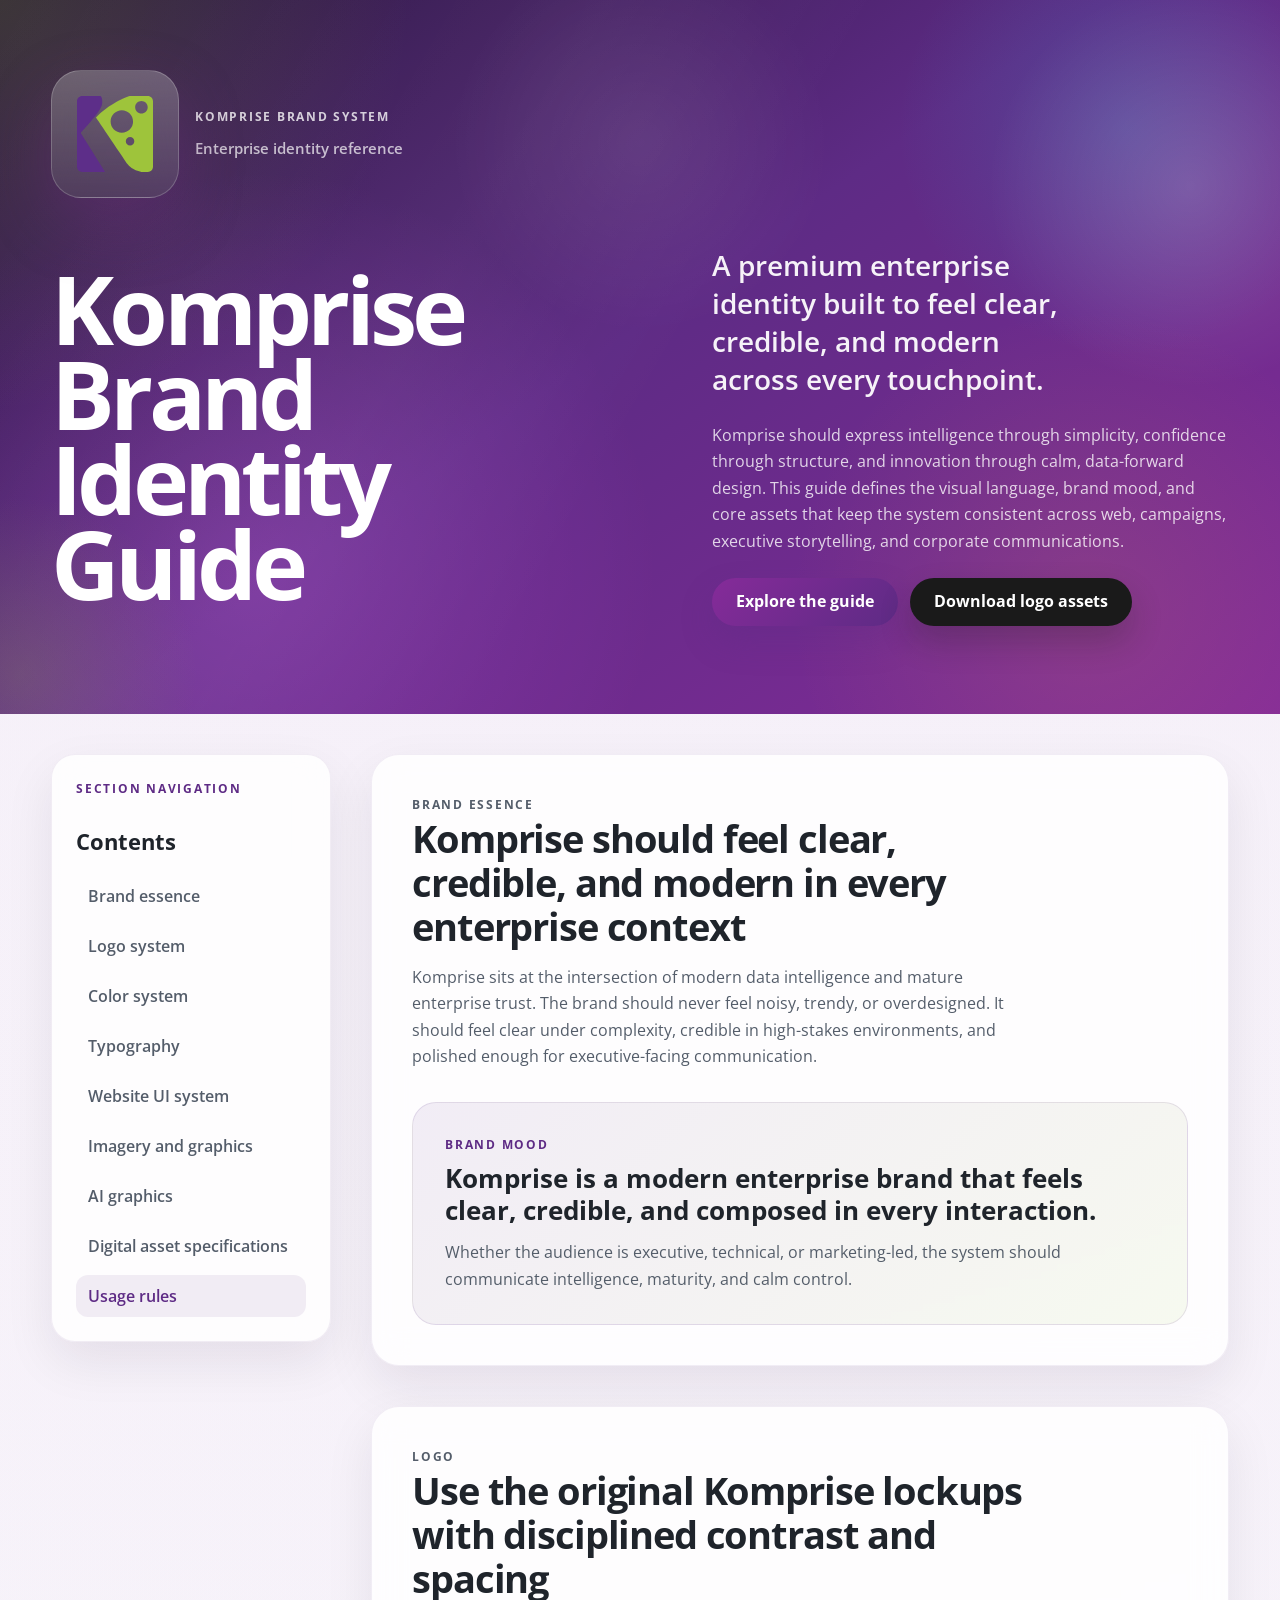
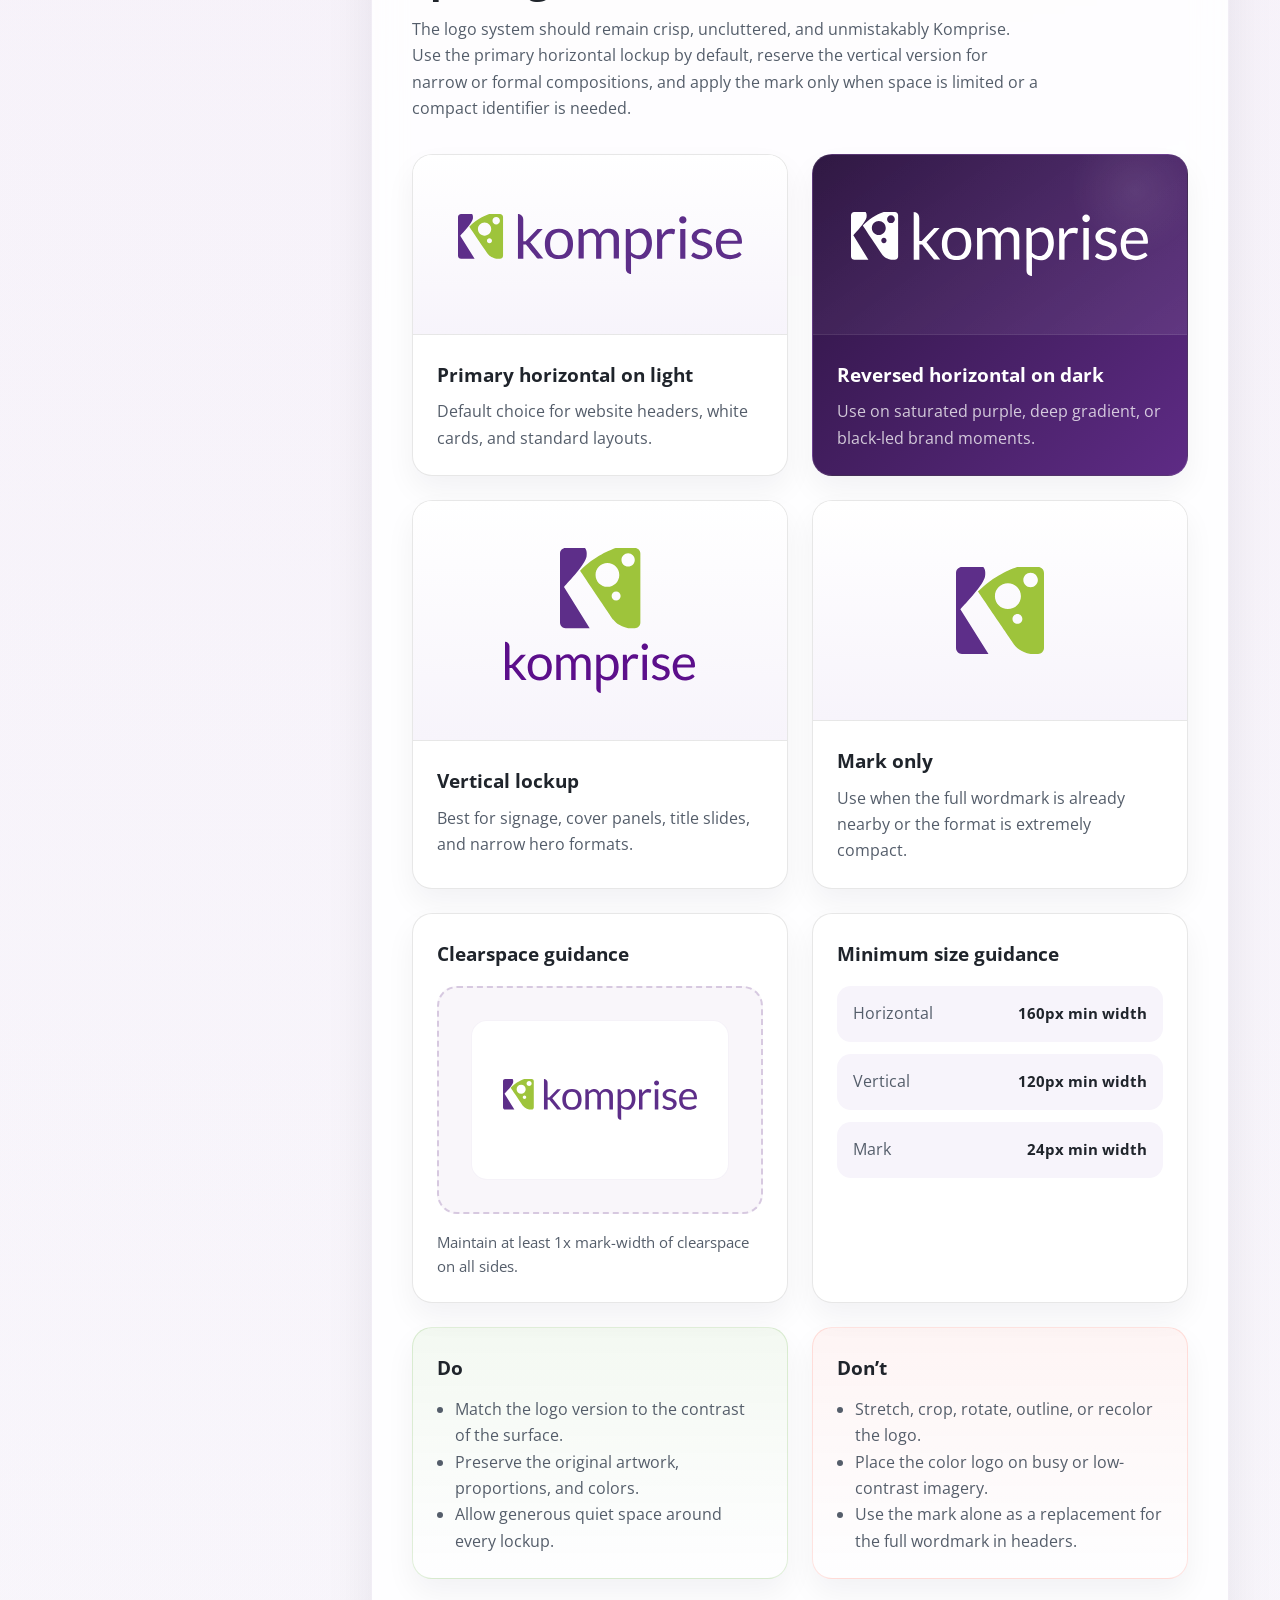
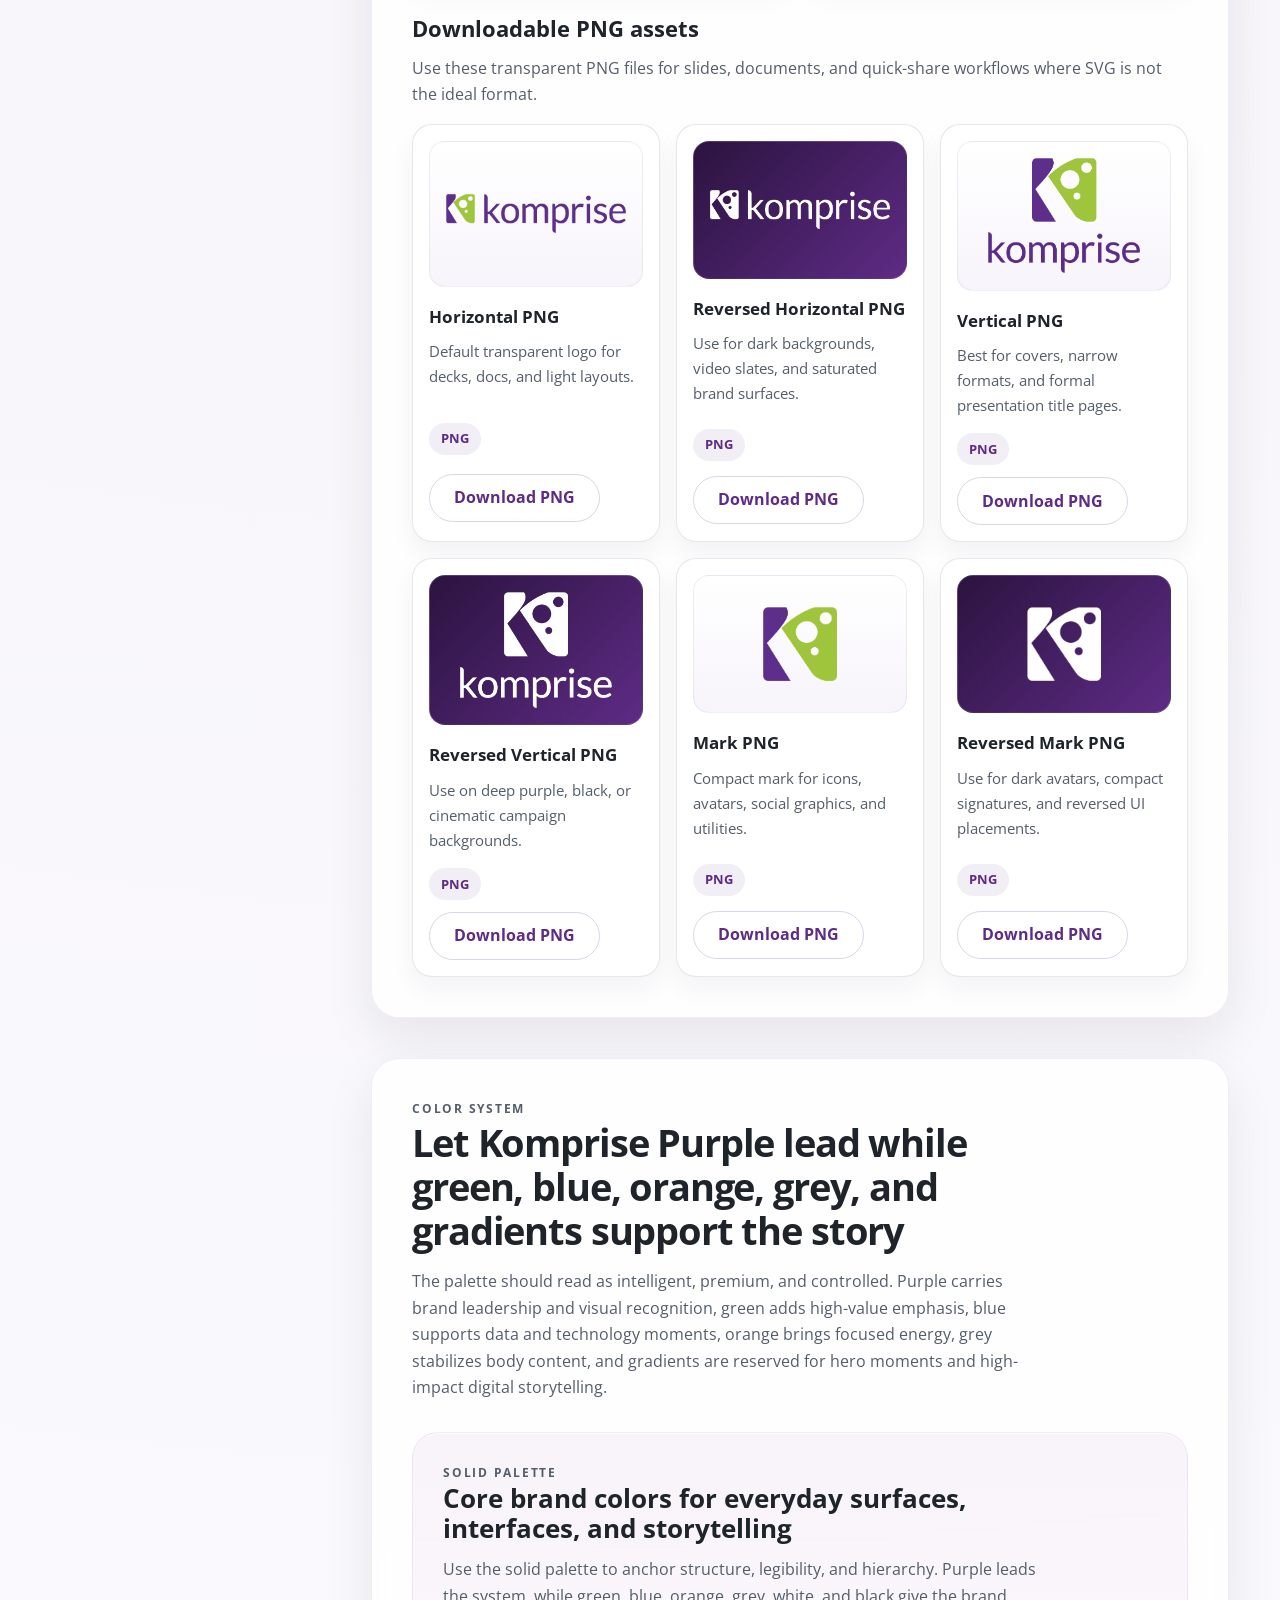
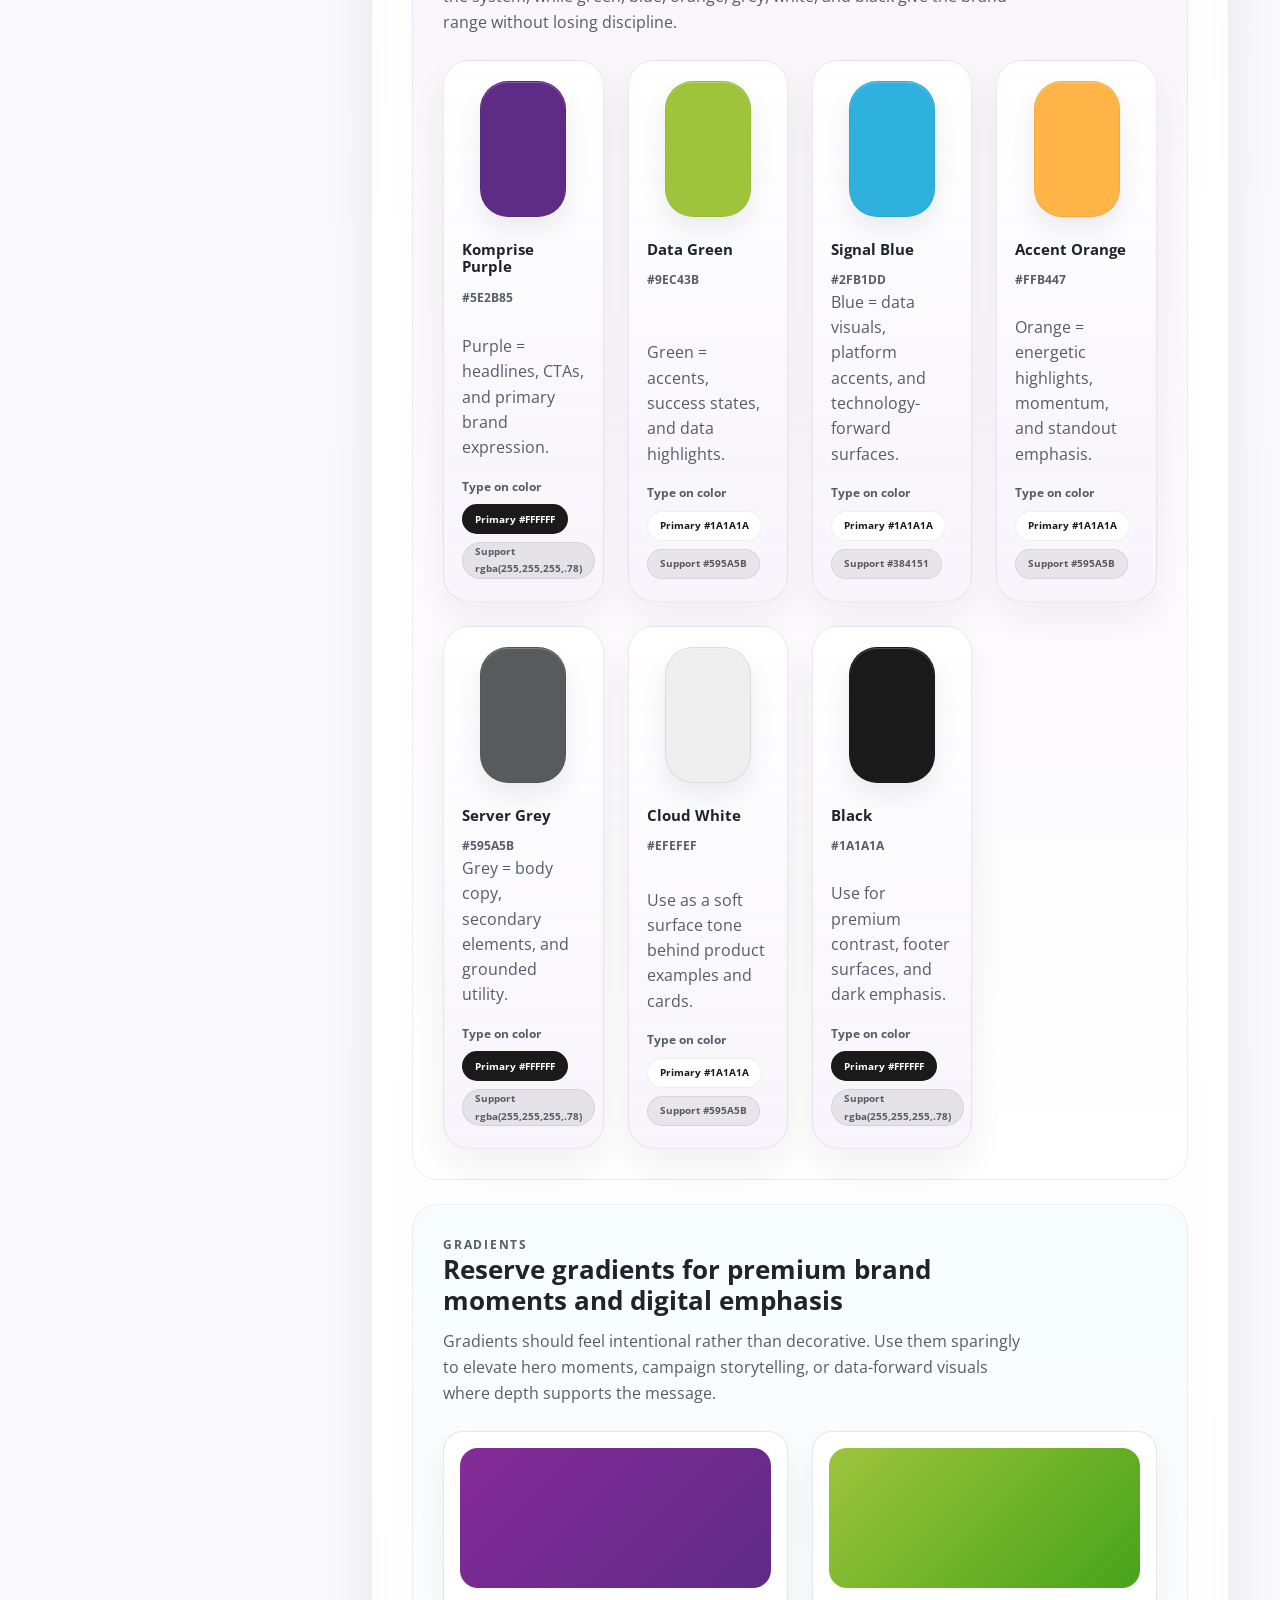
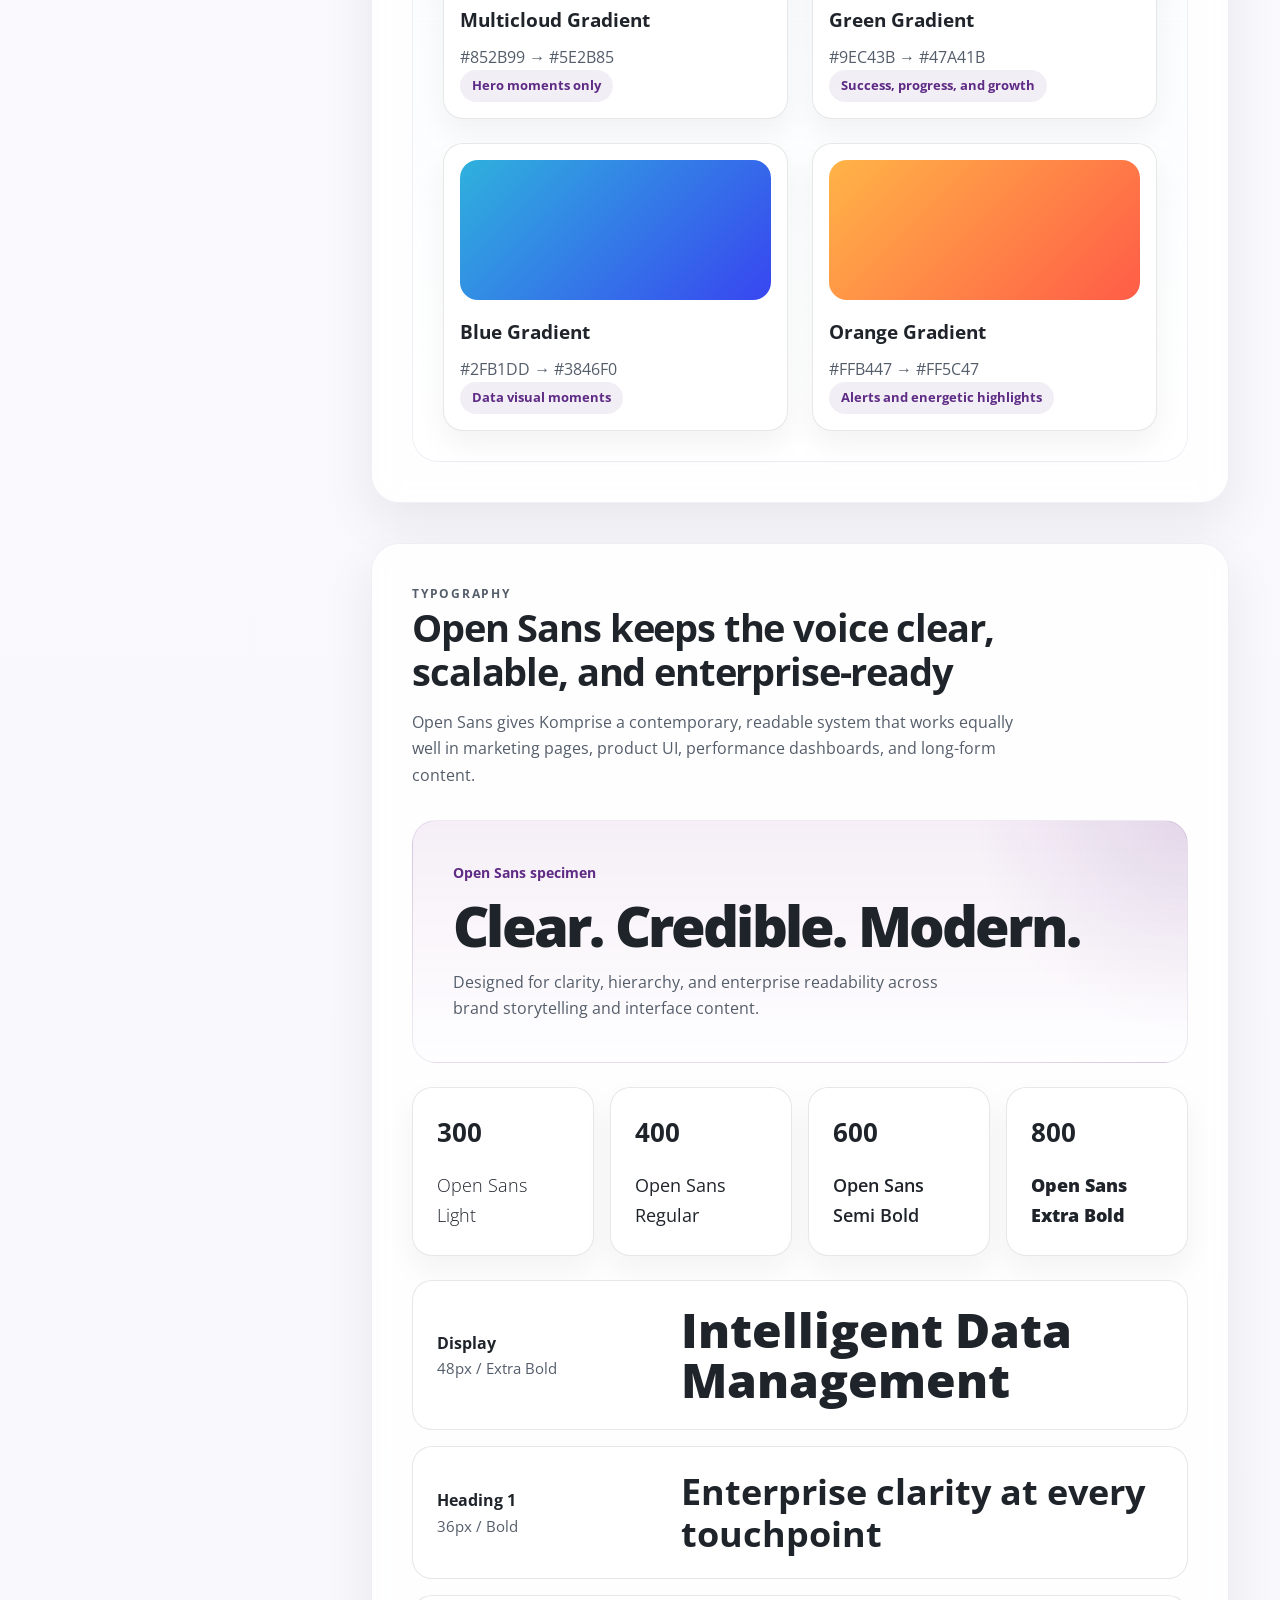
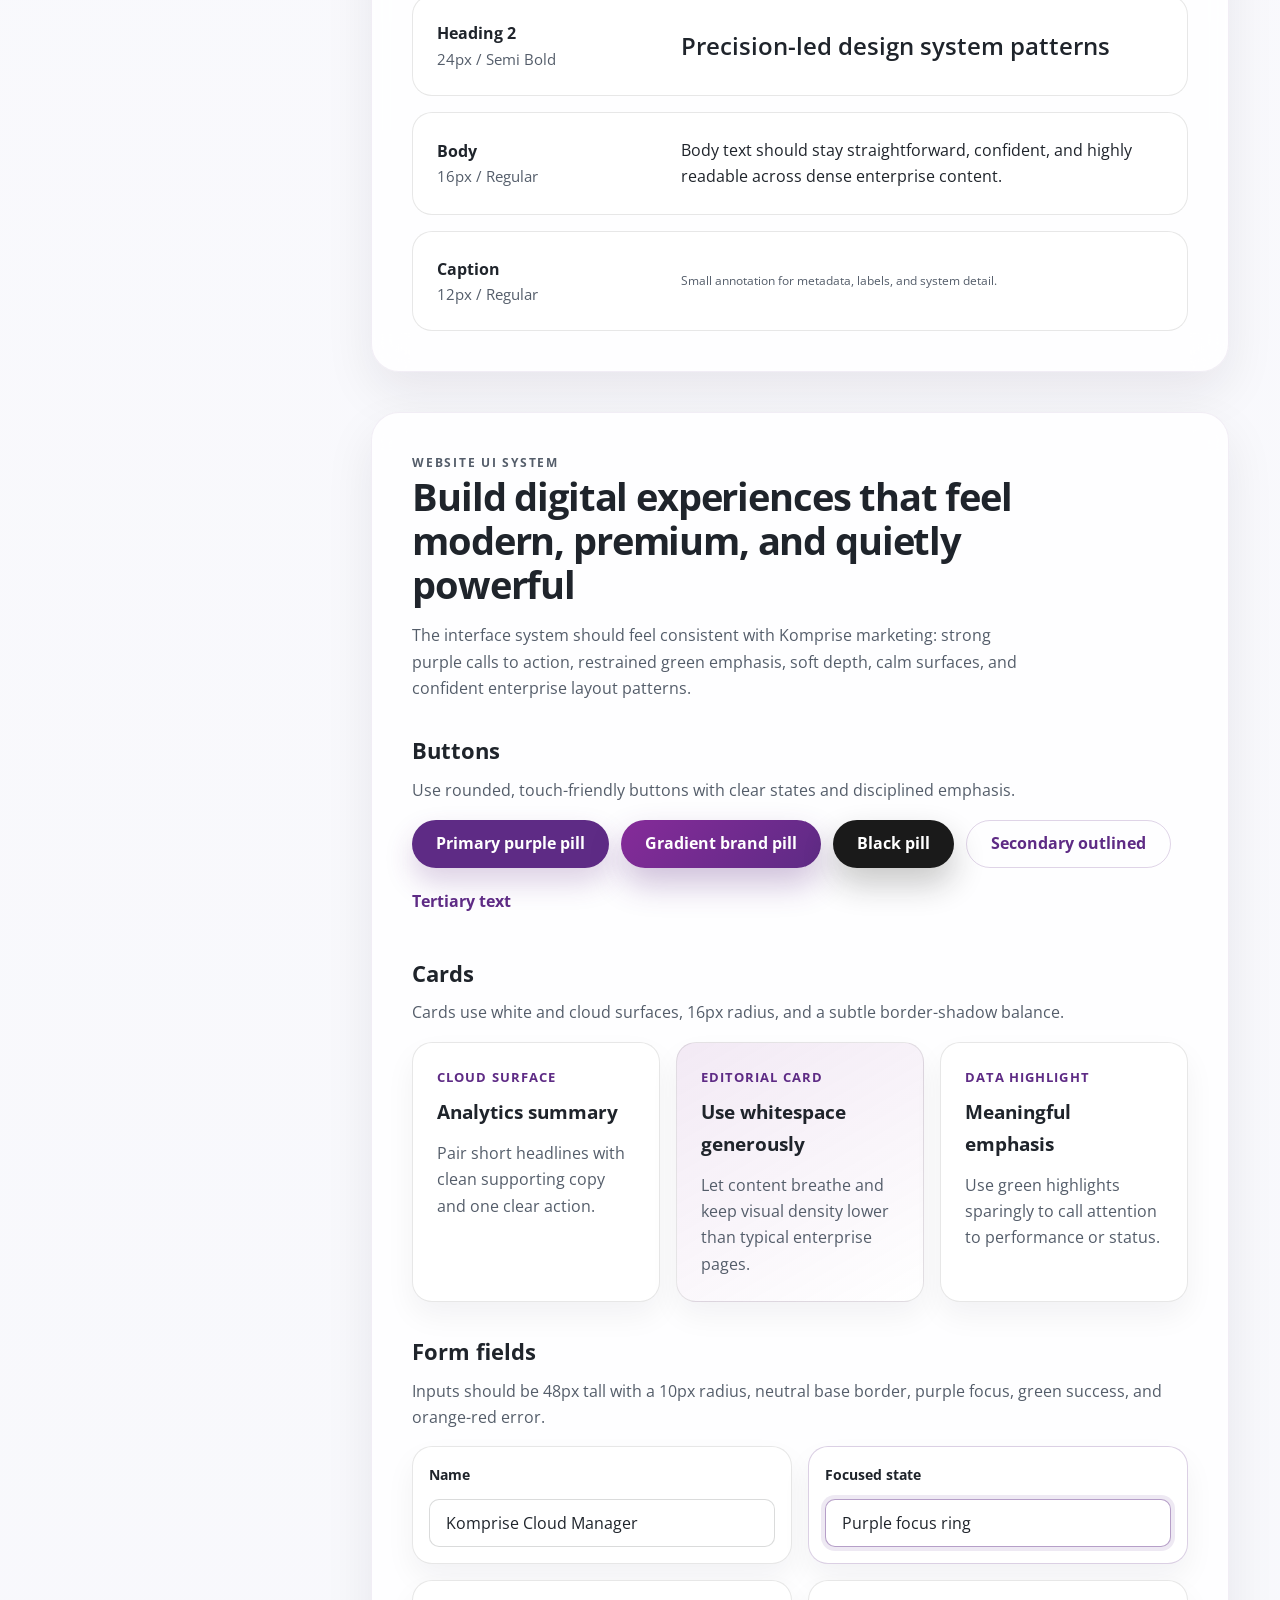
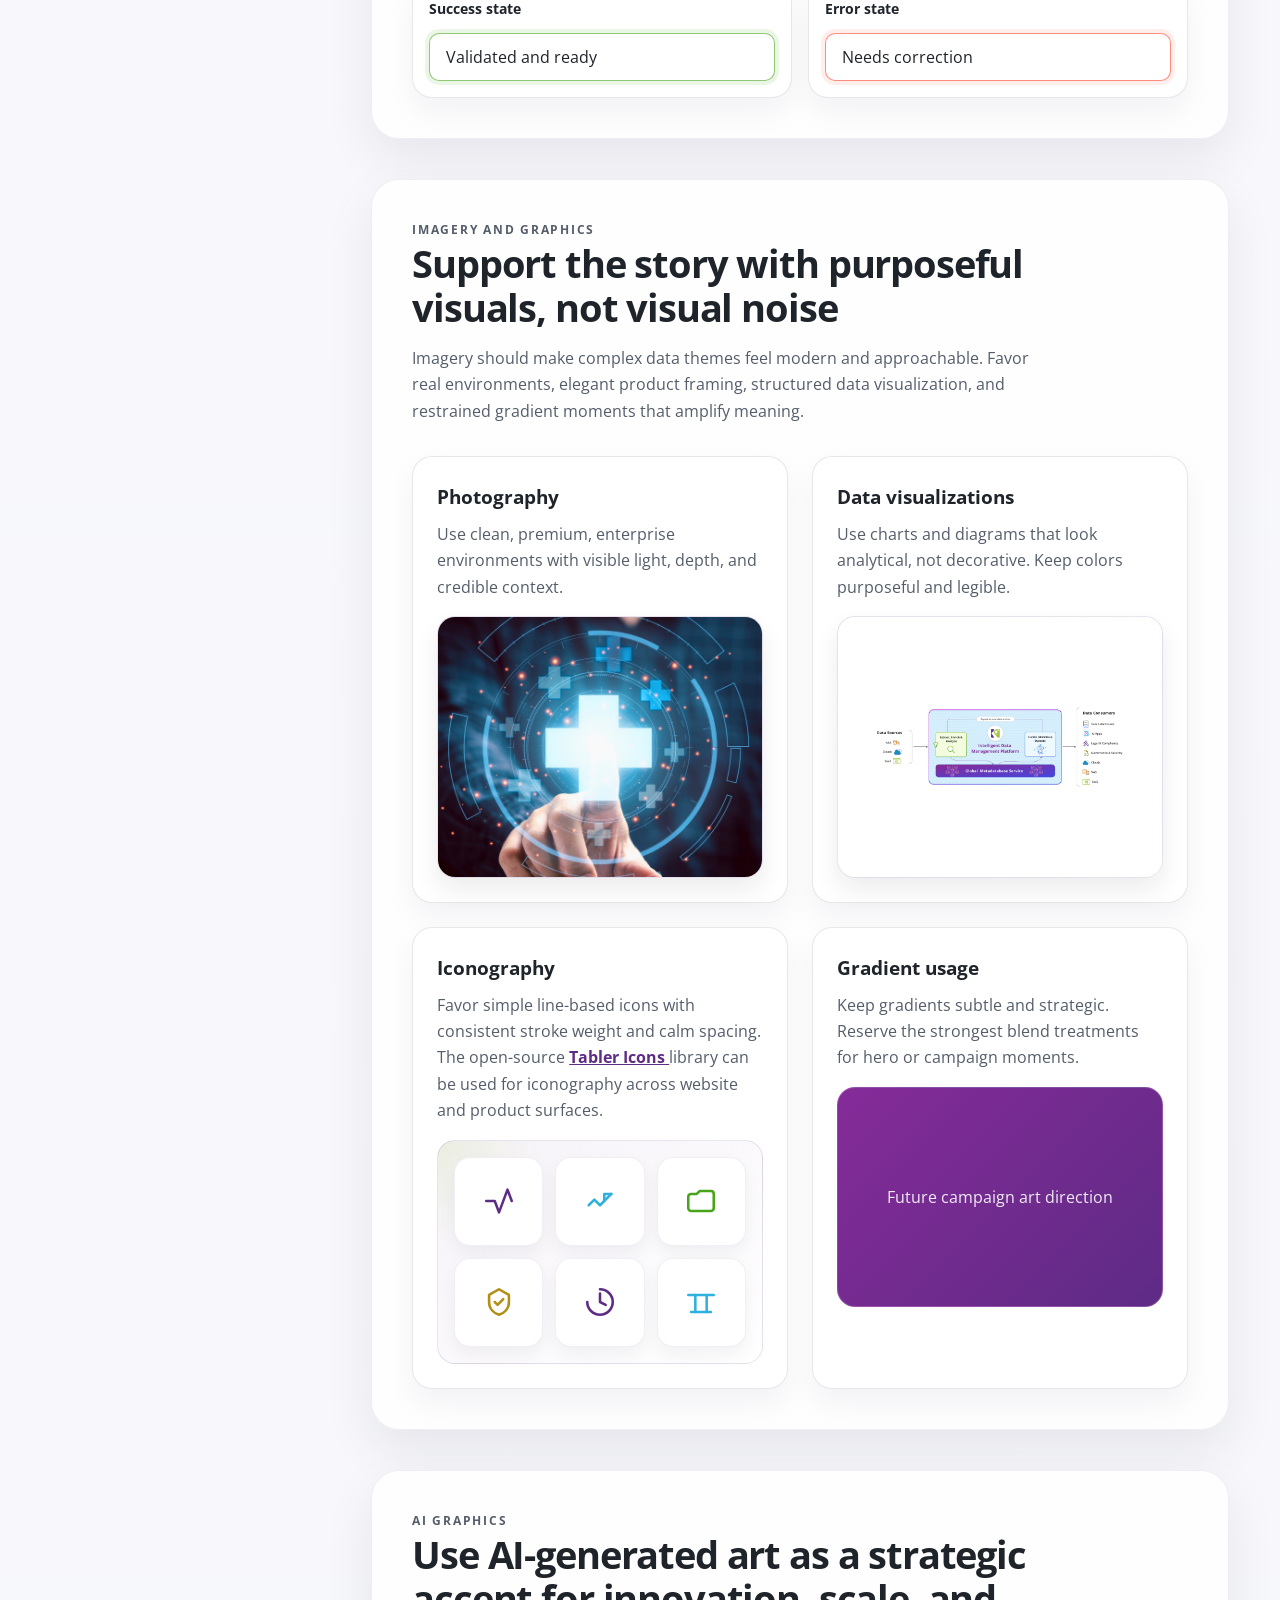
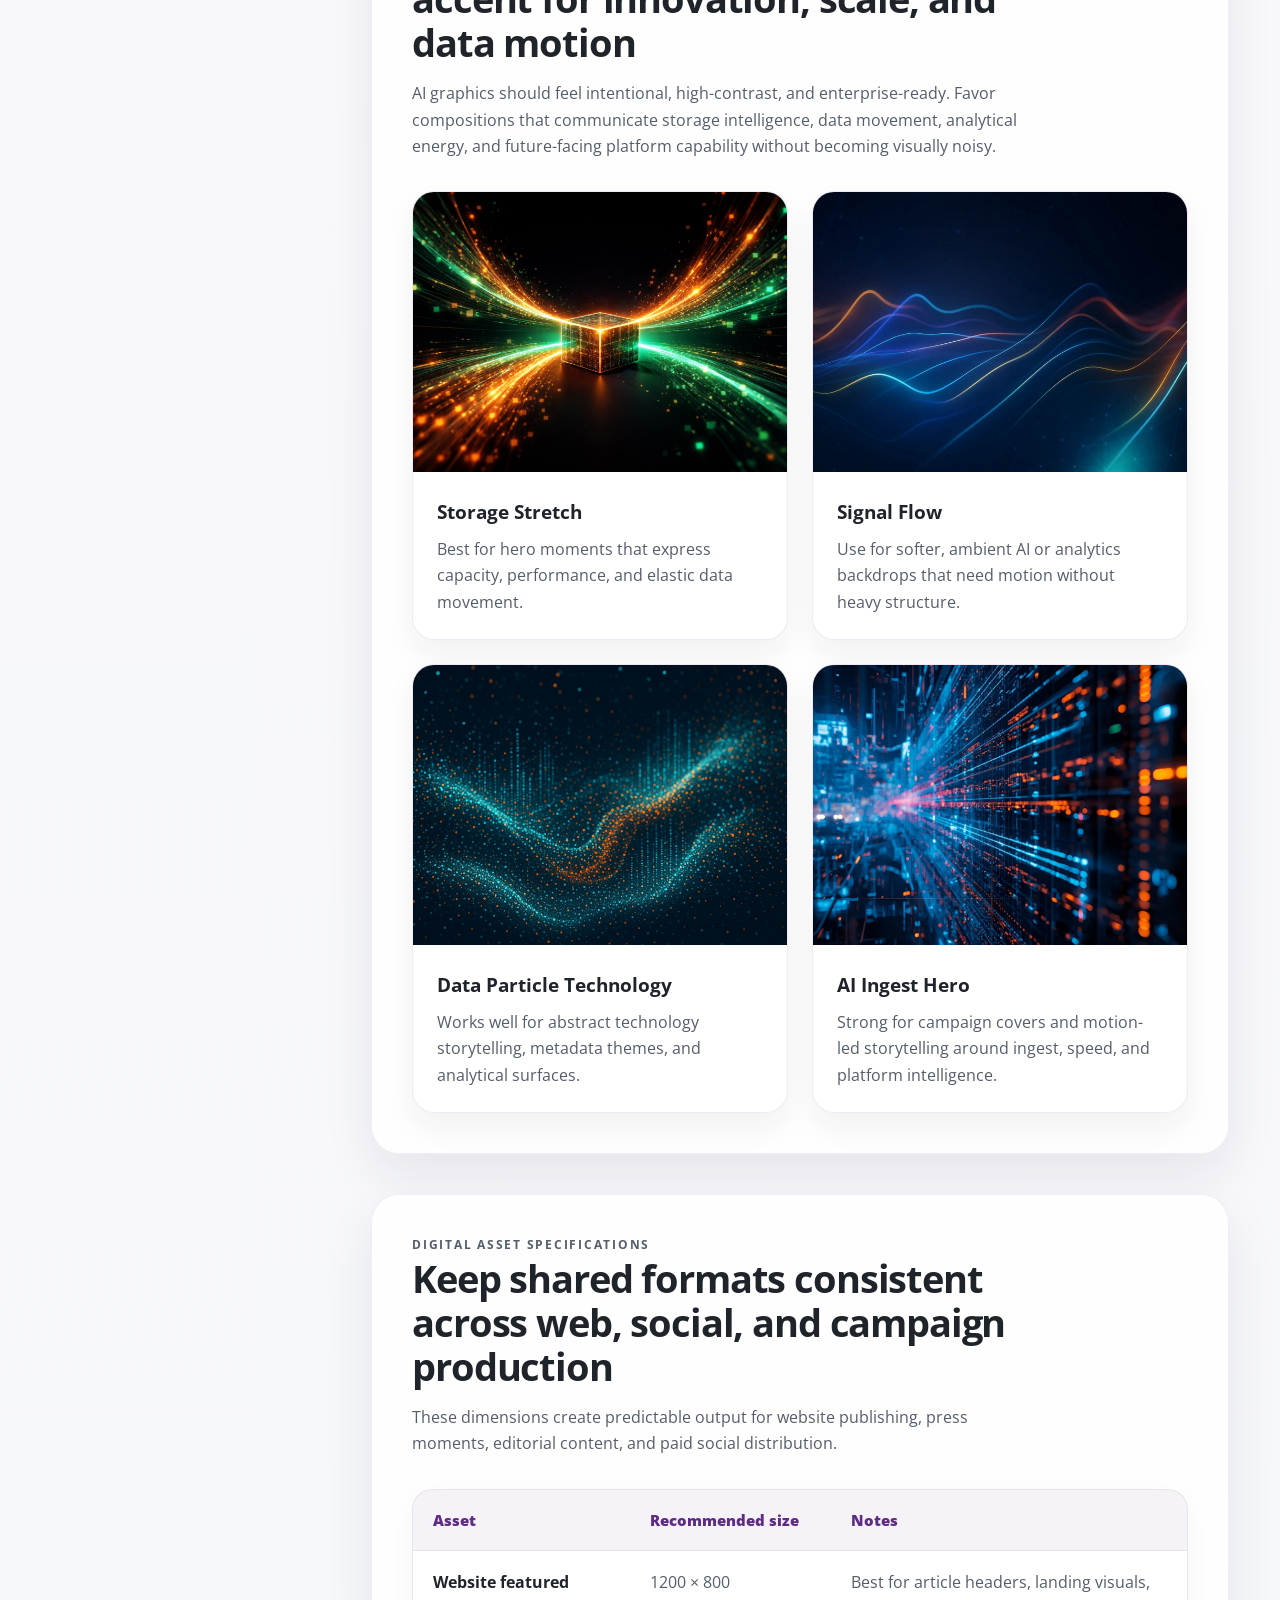
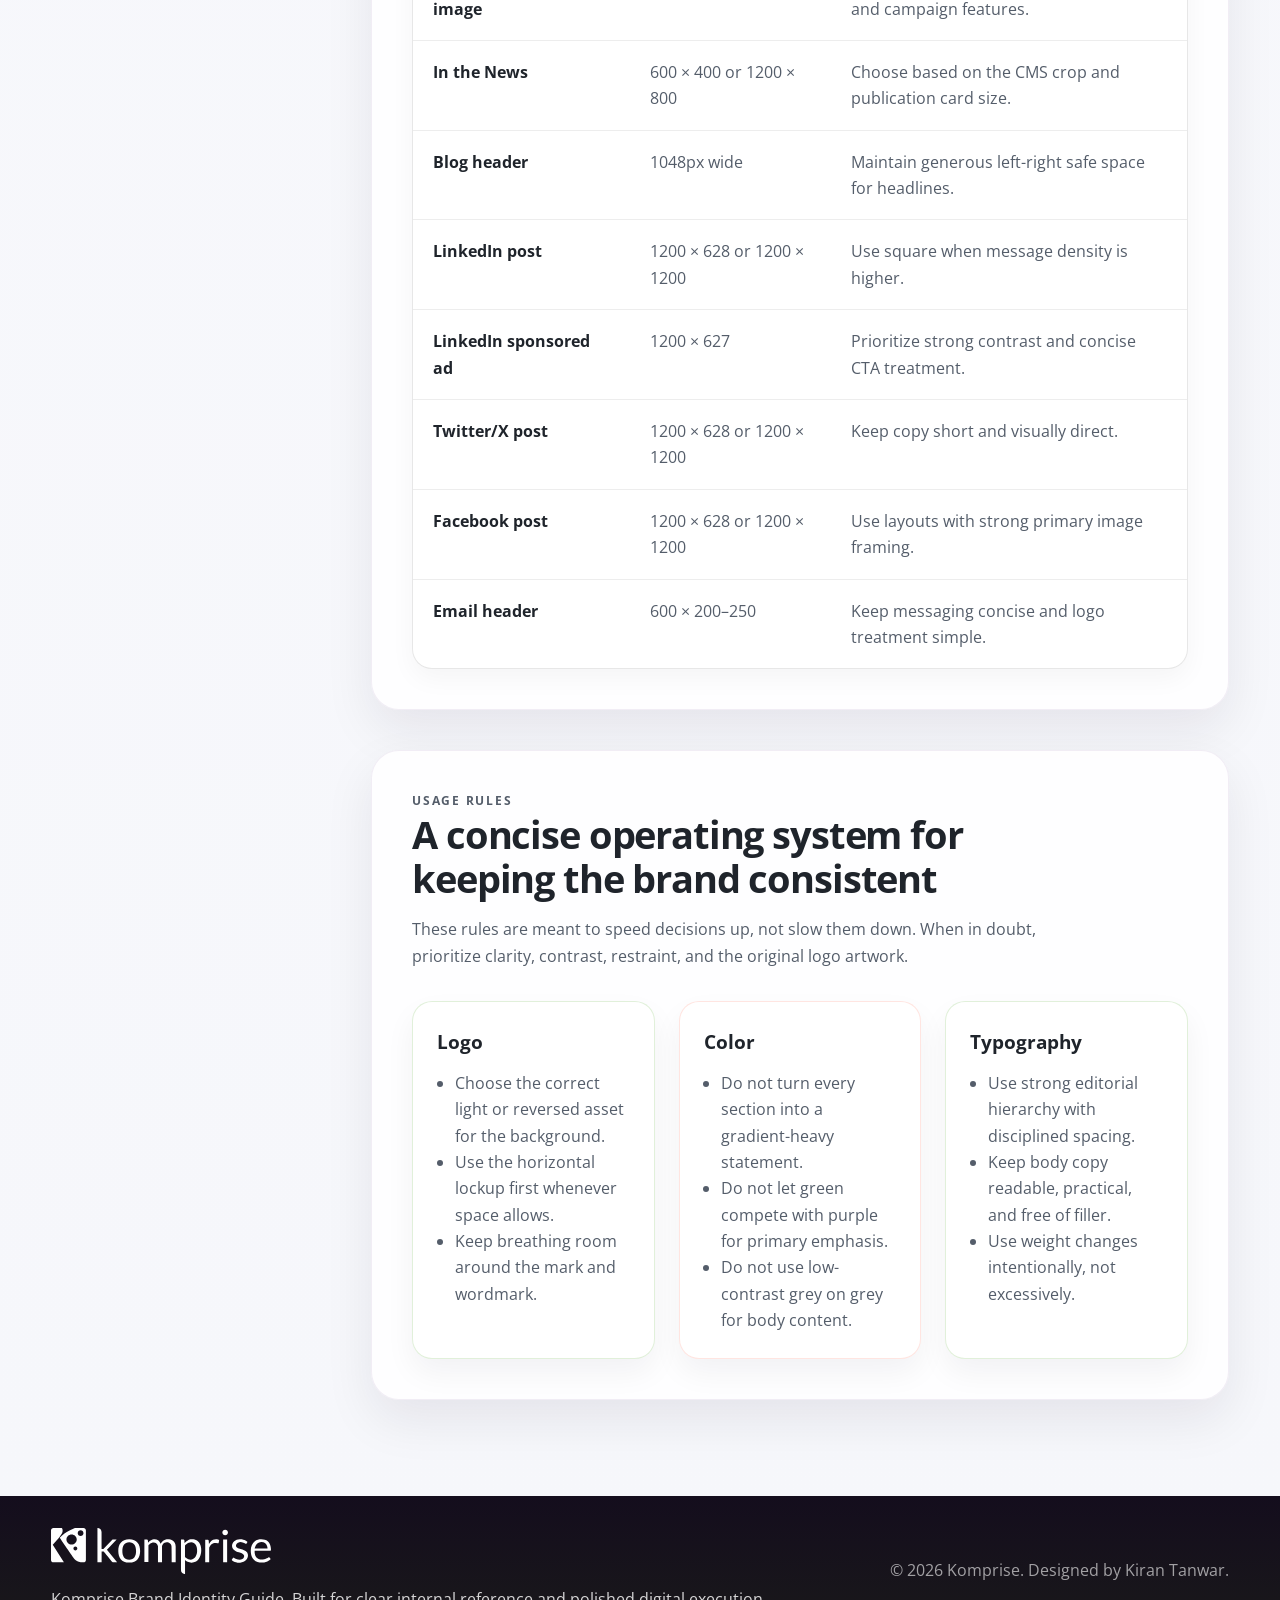
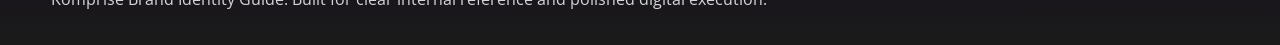
<file: index.html>
<!DOCTYPE html>
<html lang="en">
  <head>
    <meta charset="UTF-8" />
    <meta
      name="viewport"
      content="width=device-width, initial-scale=1.0, viewport-fit=cover"
    />
    <meta
      name="description"
      content="Komprise Brand Identity Guide: a responsive, premium reference for logo usage, color, typography, UI patterns, and digital asset standards."
    />
    <title>Komprise Brand Identity Guide</title>
    <link rel="preconnect" href="https://fonts.googleapis.com" />
    <link rel="preconnect" href="https://fonts.gstatic.com" crossorigin />
    <link
      href="https://fonts.googleapis.com/css2?family=Open+Sans:wght@300;400;600;700;800&amp;display=swap"
      rel="stylesheet"
    />
    <link rel="stylesheet" href="./styles.css" />
    <script defer src="./script.js"></script>
  </head>
  <body>
    <a class="skip-link" href="#main-content">Skip to main content</a>

    <header class="hero" id="top">
      <div class="hero__aurora" aria-hidden="true"></div>
      <div class="container hero__inner">
        <div class="hero__topbar">
          <div class="hero__brand-lockup">
            <div class="hero__mark-shell">
              <img
                class="hero__mark"
                src="./assets/logos/Mark.svg"
                alt="Komprise brand mark"
                width="108"
                height="108"
              />
            </div>
            <div class="hero__brand-copy">
              <p class="eyebrow eyebrow--hero">Komprise Brand System</p>
              <p class="hero__brand-note">Enterprise identity reference</p>
            </div>
          </div>
        </div>

        <div class="hero__grid">
          <div class="hero__content">
            <h1>Komprise Brand Identity Guide</h1>
          </div>

          <div class="hero__narrative">
            <p class="hero__subtitle">
              A premium enterprise identity built to feel clear, credible, and modern
              across every touchpoint.
            </p>
            <p class="hero__body">
              Komprise should express intelligence through simplicity, confidence
              through structure, and innovation through calm, data-forward design.
              This guide defines the visual language, brand mood, and core assets
              that keep the system consistent across web, campaigns, executive
              storytelling, and corporate communications.
            </p>
            <div class="hero__actions" aria-label="Hero actions">
              <a class="button button--gradient" href="#overview">Explore the guide</a>
              <a class="button button--black" href="#logo-system">Download logo assets</a>
            </div>
          </div>
        </div>
      </div>
    </header>

    <div class="page-shell container">
      <aside class="toc" aria-labelledby="toc-title">
        <div class="toc__card">
          <p class="eyebrow eyebrow--compact">Section Navigation</p>
          <h2 id="toc-title">Contents</h2>
          <nav aria-label="Page sections">
            <a class="toc__link" href="#overview">Brand essence</a>
            <a class="toc__link" href="#logo-system">Logo system</a>
            <a class="toc__link" href="#color-system">Color system</a>
            <a class="toc__link" href="#typography">Typography</a>
            <a class="toc__link" href="#ui-system">Website UI system</a>
            <a class="toc__link" href="#imagery">Imagery and graphics</a>
            <a class="toc__link" href="#ai-graphics">AI graphics</a>
            <a class="toc__link" href="#assets">Digital asset specifications</a>
            <a class="toc__link" href="#usage-rules">Usage rules</a>
          </nav>
        </div>
      </aside>

      <main id="main-content" class="content-stack">
        <section
          class="section-shell"
          id="overview"
          data-section
          aria-labelledby="overview-title"
        >
          <div class="section-heading">
            <p class="eyebrow">Brand Essence</p>
            <h2 id="overview-title">Komprise should feel clear, credible, and modern in every enterprise context</h2>
            <p>
              Komprise sits at the intersection of modern data intelligence and
              mature enterprise trust. The brand should never feel noisy, trendy,
              or overdesigned. It should feel clear under complexity, credible in
              high-stakes environments, and polished enough for executive-facing
              communication.
            </p>
          </div>

          <aside class="mission-callout" aria-labelledby="mission-title">
            <p class="eyebrow eyebrow--compact">Brand Mood</p>
            <h3 id="mission-title">
              Komprise is a modern enterprise brand that feels clear, credible,
              and composed in every interaction.
            </h3>
            <p>
              Whether the audience is executive, technical, or marketing-led, the
              system should communicate intelligence, maturity, and calm control.
            </p>
          </aside>
        </section>

        <section
          class="section-shell"
          id="logo-system"
          data-section
          aria-labelledby="logo-title"
        >
          <div class="section-heading">
            <p class="eyebrow">Logo</p>
            <h2 id="logo-title">Use the original Komprise lockups with disciplined contrast and spacing</h2>
            <p>
              The logo system should remain crisp, uncluttered, and unmistakably
              Komprise. Use the primary horizontal lockup by default, reserve the
              vertical version for narrow or formal compositions, and apply the
              mark only when space is limited or a compact identifier is needed.
            </p>
          </div>

          <div class="logo-card-grid">
            <article class="logo-card" data-surface="light">
              <div class="logo-card__canvas">
                <img
                  class="brand-logo"
                  src="./assets/logos/Horizontal.svg"
                  data-logo-light="./assets/logos/Horizontal.svg"
                  data-logo-dark="./assets/logos/horizontal-white.svg"
                  alt="Komprise horizontal logo on a light surface"
                  width="284"
                  height="60"
                />
              </div>
              <h3>Primary horizontal on light</h3>
              <p>Default choice for website headers, white cards, and standard layouts.</p>
            </article>

            <article class="logo-card logo-card--dark" data-surface="dark">
              <div class="logo-card__canvas">
                <img
                  class="brand-logo"
                  src="./assets/logos/horizontal-white.svg"
                  data-logo-light="./assets/logos/Horizontal.svg"
                  data-logo-dark="./assets/logos/horizontal-white.svg"
                  alt="Komprise horizontal logo reversed in white on a dark surface"
                  width="297"
                  height="63"
                />
              </div>
              <h3>Reversed horizontal on dark</h3>
              <p>Use on saturated purple, deep gradient, or black-led brand moments.</p>
            </article>

            <article class="logo-card" data-surface="light">
              <div class="logo-card__canvas logo-card__canvas--tall">
                <img
                  class="brand-logo brand-logo--vertical"
                  src="./assets/logos/Vertical.svg"
                  data-logo-light="./assets/logos/Vertical.svg"
                  data-logo-dark="./assets/logos/Vertical-white.svg"
                  alt="Komprise vertical logo on a light surface"
                  width="251"
                  height="191"
                />
              </div>
              <h3>Vertical lockup</h3>
              <p>Best for signage, cover panels, title slides, and narrow hero formats.</p>
            </article>

            <article class="logo-card" data-surface="light">
              <div class="logo-card__canvas logo-card__canvas--mark">
                <img
                  class="brand-logo brand-logo--mark"
                  src="./assets/logos/Mark.svg"
                  data-logo-light="./assets/logos/Mark.svg"
                  data-logo-dark="./assets/logos/Mark-white.svg"
                  alt="Komprise brand mark on a light surface"
                  width="106"
                  height="106"
                />
              </div>
              <h3>Mark only</h3>
              <p>Use when the full wordmark is already nearby or the format is extremely compact.</p>
            </article>
          </div>

          <div class="two-column-grid">
            <article class="detail-card">
              <h3>Clearspace guidance</h3>
              <div class="clearspace-demo" aria-label="Clearspace example">
                <div class="clearspace-demo__outer">
                  <div class="clearspace-demo__inner">
                    <img
                      class="brand-logo"
                      src="./assets/logos/Horizontal.svg"
                      data-logo-light="./assets/logos/Horizontal.svg"
                      data-logo-dark="./assets/logos/horizontal-white.svg"
                      alt="Komprise horizontal logo with clearspace guidance"
                      width="220"
                      height="47"
                    />
                  </div>
                </div>
                <p class="annotation">Maintain at least 1x mark-width of clearspace on all sides.</p>
              </div>
            </article>

            <article class="detail-card">
              <h3>Minimum size guidance</h3>
              <div class="size-guidance">
                <div class="size-chip"><span>Horizontal</span><strong>160px min width</strong></div>
                <div class="size-chip"><span>Vertical</span><strong>120px min width</strong></div>
                <div class="size-chip"><span>Mark</span><strong>24px min width</strong></div>
              </div>
            </article>
          </div>

          <div class="do-dont-grid">
            <article class="note-card note-card--do">
              <h3>Do</h3>
              <ul>
                <li>Match the logo version to the contrast of the surface.</li>
                <li>Preserve the original artwork, proportions, and colors.</li>
                <li>Allow generous quiet space around every lockup.</li>
              </ul>
            </article>
            <article class="note-card note-card--dont">
              <h3>Don’t</h3>
              <ul>
                <li>Stretch, crop, rotate, outline, or recolor the logo.</li>
                <li>Place the color logo on busy or low-contrast imagery.</li>
                <li>Use the mark alone as a replacement for the full wordmark in headers.</li>
              </ul>
            </article>
          </div>

          <div class="download-shell">
            <div class="ui-block__header">
              <h3>Downloadable PNG assets</h3>
              <p>
                Use these transparent PNG files for slides, documents, and quick-share
                workflows where SVG is not the ideal format.
              </p>
            </div>

            <div class="download-grid">
              <article class="download-card">
                <div class="download-card__preview">
                  <img src="./assets/logos/Horizontal@2x.png" alt="Komprise horizontal logo PNG preview" />
                </div>
                <div class="download-card__body">
                  <h4>Horizontal PNG</h4>
                  <p class="download-card__meta">Default transparent logo for decks, docs, and light layouts.</p>
                </div>
                <div class="download-card__actions">
                  <span class="token-chip">PNG</span>
                  <a class="button button--secondary" href="./assets/logos/Horizontal@2x.png" download="Komprise-Horizontal.png">Download PNG</a>
                </div>
              </article>

              <article class="download-card">
                <div class="download-card__preview download-card__preview--dark">
                  <img src="./assets/logos/horizontal-white@2x.png" alt="Komprise reversed horizontal logo PNG preview" />
                </div>
                <div class="download-card__body">
                  <h4>Reversed Horizontal PNG</h4>
                  <p class="download-card__meta">Use for dark backgrounds, video slates, and saturated brand surfaces.</p>
                </div>
                <div class="download-card__actions">
                  <span class="token-chip">PNG</span>
                  <a class="button button--secondary" href="./assets/logos/horizontal-white@2x.png" download="Komprise-Horizontal-White.png">Download PNG</a>
                </div>
              </article>

              <article class="download-card">
                <div class="download-card__preview download-card__preview--tall">
                  <img src="./assets/logos/Vertical@2x.png" alt="Komprise vertical logo PNG preview" />
                </div>
                <div class="download-card__body">
                  <h4>Vertical PNG</h4>
                  <p class="download-card__meta">Best for covers, narrow formats, and formal presentation title pages.</p>
                </div>
                <div class="download-card__actions">
                  <span class="token-chip">PNG</span>
                  <a class="button button--secondary" href="./assets/logos/Vertical@2x.png" download="Komprise-Vertical.png">Download PNG</a>
                </div>
              </article>

              <article class="download-card">
                <div class="download-card__preview download-card__preview--dark download-card__preview--tall">
                  <img src="./assets/logos/Vertical-white@2x.png" alt="Komprise reversed vertical logo PNG preview" />
                </div>
                <div class="download-card__body">
                  <h4>Reversed Vertical PNG</h4>
                  <p class="download-card__meta">Use on deep purple, black, or cinematic campaign backgrounds.</p>
                </div>
                <div class="download-card__actions">
                  <span class="token-chip">PNG</span>
                  <a class="button button--secondary" href="./assets/logos/Vertical-white@2x.png" download="Komprise-Vertical-White.png">Download PNG</a>
                </div>
              </article>

              <article class="download-card">
                <div class="download-card__preview download-card__preview--mark">
                  <img src="./assets/logos/Mark@2x.png" alt="Komprise brand mark PNG preview" />
                </div>
                <div class="download-card__body">
                  <h4>Mark PNG</h4>
                  <p class="download-card__meta">Compact mark for icons, avatars, social graphics, and utilities.</p>
                </div>
                <div class="download-card__actions">
                  <span class="token-chip">PNG</span>
                  <a class="button button--secondary" href="./assets/logos/Mark@2x.png" download="Komprise-Mark.png">Download PNG</a>
                </div>
              </article>

              <article class="download-card">
                <div class="download-card__preview download-card__preview--dark download-card__preview--mark">
                  <img src="./assets/logos/Mark-white@2x.png" alt="Komprise reversed brand mark PNG preview" />
                </div>
                <div class="download-card__body">
                  <h4>Reversed Mark PNG</h4>
                  <p class="download-card__meta">Use for dark avatars, compact signatures, and reversed UI placements.</p>
                </div>
                <div class="download-card__actions">
                  <span class="token-chip">PNG</span>
                  <a class="button button--secondary" href="./assets/logos/Mark-white@2x.png" download="Komprise-Mark-White.png">Download PNG</a>
                </div>
              </article>
            </div>
          </div>
        </section>

        <section
          class="section-shell"
          id="color-system"
          data-section
          aria-labelledby="color-title"
        >
          <div class="section-heading">
            <p class="eyebrow">Color System</p>
            <h2 id="color-title">Let Komprise Purple lead while green, blue, orange, grey, and gradients support the story</h2>
            <p>
              The palette should read as intelligent, premium, and controlled.
              Purple carries brand leadership and visual recognition, green adds
              high-value emphasis, blue supports data and technology moments,
              orange brings focused energy, grey stabilizes body content, and
              gradients are reserved for hero moments and high-impact digital storytelling.
            </p>
          </div>

          <div class="palette-block">
            <div class="palette-block__header">
              <p class="eyebrow eyebrow--compact">Solid Palette</p>
              <h3>Core brand colors for everyday surfaces, interfaces, and storytelling</h3>
              <p>
                Use the solid palette to anchor structure, legibility, and hierarchy.
                Purple leads the system, while green, blue, orange, grey, white,
                and black give the brand range without losing discipline.
              </p>
            </div>

            <div class="swatch-grid">
              <article class="swatch-card">
                <div class="swatch swatch--purple"></div>
                <h3>Komprise Purple</h3>
                <p class="swatch-meta">#5E2B85</p>
                <p>Purple = headlines, CTAs, and primary brand expression.</p>
                <div class="swatch-type">
                  <p class="swatch-type__label">Type on color</p>
                  <div class="swatch-type__chips">
                    <span class="swatch-type__chip swatch-type__chip--light">Primary #FFFFFF</span>
                    <span class="swatch-type__chip swatch-type__chip--soft">Support rgba(255,255,255,.78)</span>
                  </div>
                </div>
              </article>
              <article class="swatch-card">
                <div class="swatch swatch--green"></div>
                <h3>Data Green</h3>
                <p class="swatch-meta">#9EC43B</p>
                <p>Green = accents, success states, and data highlights.</p>
                <div class="swatch-type">
                  <p class="swatch-type__label">Type on color</p>
                  <div class="swatch-type__chips">
                    <span class="swatch-type__chip swatch-type__chip--dark">Primary #1A1A1A</span>
                    <span class="swatch-type__chip swatch-type__chip--muted">Support #595A5B</span>
                  </div>
                </div>
              </article>
              <article class="swatch-card">
                <div class="swatch swatch--blue"></div>
                <h3>Signal Blue</h3>
                <p class="swatch-meta">#2FB1DD</p>
                <p>Blue = data visuals, platform accents, and technology-forward surfaces.</p>
                <div class="swatch-type">
                  <p class="swatch-type__label">Type on color</p>
                  <div class="swatch-type__chips">
                    <span class="swatch-type__chip swatch-type__chip--dark">Primary #1A1A1A</span>
                    <span class="swatch-type__chip swatch-type__chip--muted">Support #384151</span>
                  </div>
                </div>
              </article>
              <article class="swatch-card">
                <div class="swatch swatch--orange"></div>
                <h3>Accent Orange</h3>
                <p class="swatch-meta">#FFB447</p>
                <p>Orange = energetic highlights, momentum, and standout emphasis.</p>
                <div class="swatch-type">
                  <p class="swatch-type__label">Type on color</p>
                  <div class="swatch-type__chips">
                    <span class="swatch-type__chip swatch-type__chip--dark">Primary #1A1A1A</span>
                    <span class="swatch-type__chip swatch-type__chip--muted">Support #595A5B</span>
                  </div>
                </div>
              </article>
              <article class="swatch-card">
                <div class="swatch swatch--grey"></div>
                <h3>Server Grey</h3>
                <p class="swatch-meta">#595A5B</p>
                <p>Grey = body copy, secondary elements, and grounded utility.</p>
                <div class="swatch-type">
                  <p class="swatch-type__label">Type on color</p>
                  <div class="swatch-type__chips">
                    <span class="swatch-type__chip swatch-type__chip--light">Primary #FFFFFF</span>
                    <span class="swatch-type__chip swatch-type__chip--soft">Support rgba(255,255,255,.78)</span>
                  </div>
                </div>
              </article>
              <article class="swatch-card">
                <div class="swatch swatch--white"></div>
                <h3>Cloud White</h3>
                <p class="swatch-meta">#EFEFEF</p>
                <p>Use as a soft surface tone behind product examples and cards.</p>
                <div class="swatch-type">
                  <p class="swatch-type__label">Type on color</p>
                  <div class="swatch-type__chips">
                    <span class="swatch-type__chip swatch-type__chip--dark">Primary #1A1A1A</span>
                    <span class="swatch-type__chip swatch-type__chip--muted">Support #595A5B</span>
                  </div>
                </div>
              </article>
              <article class="swatch-card">
                <div class="swatch swatch--black"></div>
                <h3>Black</h3>
                <p class="swatch-meta">#1A1A1A</p>
                <p>Use for premium contrast, footer surfaces, and dark emphasis.</p>
                <div class="swatch-type">
                  <p class="swatch-type__label">Type on color</p>
                  <div class="swatch-type__chips">
                    <span class="swatch-type__chip swatch-type__chip--light">Primary #FFFFFF</span>
                    <span class="swatch-type__chip swatch-type__chip--soft">Support rgba(255,255,255,.78)</span>
                  </div>
                </div>
              </article>
            </div>
          </div>

          <div class="palette-block palette-block--gradients">
            <div class="palette-block__header">
              <p class="eyebrow eyebrow--compact">Gradients</p>
              <h3>Reserve gradients for premium brand moments and digital emphasis</h3>
              <p>
                Gradients should feel intentional rather than decorative. Use them
                sparingly to elevate hero moments, campaign storytelling, or
                data-forward visuals where depth supports the message.
              </p>
            </div>

            <div class="gradient-grid">
              <article class="gradient-card">
                <div class="gradient-card__swatch gradient-card__swatch--multicloud"></div>
                <h3>Multicloud Gradient</h3>
                <p>#852B99 → #5E2B85</p>
                <span class="token-chip">Hero moments only</span>
              </article>
              <article class="gradient-card">
                <div class="gradient-card__swatch gradient-card__swatch--green"></div>
                <h3>Green Gradient</h3>
                <p>#9EC43B → #47A41B</p>
                <span class="token-chip">Success, progress, and growth</span>
              </article>
              <article class="gradient-card">
                <div class="gradient-card__swatch gradient-card__swatch--blue"></div>
                <h3>Blue Gradient</h3>
                <p>#2FB1DD → #3846F0</p>
                <span class="token-chip">Data visual moments</span>
              </article>
              <article class="gradient-card">
                <div class="gradient-card__swatch gradient-card__swatch--orange"></div>
                <h3>Orange Gradient</h3>
                <p>#FFB447 → #FF5C47</p>
                <span class="token-chip">Alerts and energetic highlights</span>
              </article>
            </div>
          </div>
        </section>

        <section
          class="section-shell"
          id="typography"
          data-section
          aria-labelledby="type-title"
        >
          <div class="section-heading">
            <p class="eyebrow">Typography</p>
            <h2 id="type-title">Open Sans keeps the voice clear, scalable, and enterprise-ready</h2>
            <p>
              Open Sans gives Komprise a contemporary, readable system that works
              equally well in marketing pages, product UI, performance dashboards,
              and long-form content.
            </p>
          </div>

          <div class="type-specimen">
            <p class="type-specimen__label">Open Sans specimen</p>
            <p class="type-specimen__display">
              Clear. Credible. Modern.
            </p>
            <p class="type-specimen__body">
              Designed for clarity, hierarchy, and enterprise readability across
              brand storytelling and interface content.
            </p>
          </div>

          <div class="weight-grid">
            <article class="weight-card">
              <h3>300</h3>
              <p class="weight-card__sample weight-card__sample--300">Open Sans Light</p>
            </article>
            <article class="weight-card">
              <h3>400</h3>
              <p class="weight-card__sample weight-card__sample--400">Open Sans Regular</p>
            </article>
            <article class="weight-card">
              <h3>600</h3>
              <p class="weight-card__sample weight-card__sample--600">Open Sans Semi Bold</p>
            </article>
            <article class="weight-card">
              <h3>800</h3>
              <p class="weight-card__sample weight-card__sample--800">Open Sans Extra Bold</p>
            </article>
          </div>

          <div class="type-scale-list">
            <article class="scale-row">
              <div>
                <p class="scale-row__label">Display</p>
                <p class="scale-row__meta">48px / Extra Bold</p>
              </div>
              <p class="scale-row__sample scale-row__sample--display">
                Intelligent Data Management
              </p>
            </article>
            <article class="scale-row">
              <div>
                <p class="scale-row__label">Heading 1</p>
                <p class="scale-row__meta">36px / Bold</p>
              </div>
              <p class="scale-row__sample scale-row__sample--h1">
                Enterprise clarity at every touchpoint
              </p>
            </article>
            <article class="scale-row">
              <div>
                <p class="scale-row__label">Heading 2</p>
                <p class="scale-row__meta">24px / Semi Bold</p>
              </div>
              <p class="scale-row__sample scale-row__sample--h2">
                Precision-led design system patterns
              </p>
            </article>
            <article class="scale-row">
              <div>
                <p class="scale-row__label">Body</p>
                <p class="scale-row__meta">16px / Regular</p>
              </div>
              <p class="scale-row__sample scale-row__sample--body">
                Body text should stay straightforward, confident, and highly
                readable across dense enterprise content.
              </p>
            </article>
            <article class="scale-row">
              <div>
                <p class="scale-row__label">Caption</p>
                <p class="scale-row__meta">12px / Regular</p>
              </div>
              <p class="scale-row__sample scale-row__sample--caption">
                Small annotation for metadata, labels, and system detail.
              </p>
            </article>
          </div>
        </section>

        <section
          class="section-shell"
          id="ui-system"
          data-section
          aria-labelledby="ui-title"
        >
          <div class="section-heading">
            <p class="eyebrow">Website UI System</p>
            <h2 id="ui-title">Build digital experiences that feel modern, premium, and quietly powerful</h2>
            <p>
              The interface system should feel consistent with Komprise marketing:
              strong purple calls to action, restrained green emphasis, soft depth,
              calm surfaces, and confident enterprise layout patterns.
            </p>
          </div>

          <div class="ui-block">
            <div class="ui-block__header">
              <h3>Buttons</h3>
              <p>Use rounded, touch-friendly buttons with clear states and disciplined emphasis.</p>
            </div>
            <div class="button-row" aria-label="Button examples">
              <button class="button button--primary" type="button">Primary purple pill</button>
              <button class="button button--gradient" type="button">Gradient brand pill</button>
              <button class="button button--black" type="button">Black pill</button>
              <button class="button button--secondary" type="button">Secondary outlined</button>
              <button class="button button--tertiary" type="button">Tertiary text</button>
            </div>
          </div>

          <div class="ui-block">
            <div class="ui-block__header">
              <h3>Cards</h3>
              <p>Cards use white and cloud surfaces, 16px radius, and a subtle border-shadow balance.</p>
            </div>
            <div class="sample-card-grid">
              <article class="sample-card">
                <p class="sample-card__eyebrow">Cloud Surface</p>
                <h4>Analytics summary</h4>
                <p>Pair short headlines with clean supporting copy and one clear action.</p>
              </article>
              <article class="sample-card sample-card--tinted">
                <p class="sample-card__eyebrow">Editorial Card</p>
                <h4>Use whitespace generously</h4>
                <p>Let content breathe and keep visual density lower than typical enterprise pages.</p>
              </article>
              <article class="sample-card">
                <p class="sample-card__eyebrow">Data Highlight</p>
                <h4>Meaningful emphasis</h4>
                <p>Use green highlights sparingly to call attention to performance or status.</p>
              </article>
            </div>
          </div>

          <div class="ui-block">
            <div class="ui-block__header">
              <h3>Form fields</h3>
              <p>Inputs should be 48px tall with a 10px radius, neutral base border, purple focus, green success, and orange-red error.</p>
            </div>
            <div class="field-grid">
              <label class="field-card">
                <span>Name</span>
                <input type="text" value="Komprise Cloud Manager" aria-label="Default example field" />
              </label>
              <label class="field-card field-card--focus">
                <span>Focused state</span>
                <input
                  type="text"
                  value="Purple focus ring"
                  aria-label="Focused example field"
                />
              </label>
              <label class="field-card field-card--success">
                <span>Success state</span>
                <input
                  type="text"
                  value="Validated and ready"
                  aria-label="Success example field"
                />
              </label>
              <label class="field-card field-card--error">
                <span>Error state</span>
                <input
                  type="text"
                  value="Needs correction"
                  aria-label="Error example field"
                />
              </label>
            </div>
          </div>
        </section>

        <section
          class="section-shell"
          id="imagery"
          data-section
          aria-labelledby="imagery-title"
        >
          <div class="section-heading">
            <p class="eyebrow">Imagery and Graphics</p>
            <h2 id="imagery-title">Support the story with purposeful visuals, not visual noise</h2>
            <p>
              Imagery should make complex data themes feel modern and approachable.
              Favor real environments, elegant product framing, structured data
              visualization, and restrained gradient moments that amplify meaning.
            </p>
          </div>

          <div class="imagery-grid">
            <article class="guidance-card">
              <h3>Photography</h3>
              <p>Use clean, premium, enterprise environments with visible light, depth, and credible context.</p>
              <figure class="media-visual">
                <img
                  src="./assets/images/optimized/healthcare-financial-crisis-ebook.jpg"
                  alt="A healthcare-themed campaign visual with a glowing medical cross and digital interface rings"
                  loading="lazy"
                />
              </figure>
            </article>
            <article class="guidance-card">
              <h3>Data visualizations</h3>
              <p>Use charts and diagrams that look analytical, not decorative. Keep colors purposeful and legible.</p>
              <figure class="media-visual media-visual--diagram">
                <img
                  src="./assets/images/komprise-architecture-3.jpg"
                  alt="Komprise intelligent data management platform architecture diagram"
                  loading="lazy"
                />
              </figure>
            </article>
            <article class="guidance-card">
              <h3>Iconography</h3>
              <p>
                Favor simple line-based icons with consistent stroke weight and calm spacing.
                The open-source
                <a href="https://tabler.io/icons" target="_blank" rel="noreferrer noopener">
                  Tabler Icons
                </a>
                library can be used for iconography across website and product surfaces.
              </p>
              <div class="icon-showcase" aria-label="Iconography preview using a Tabler-inspired style">
                <div class="icon-tile icon-tile--purple" aria-hidden="true">
                  <svg viewBox="0 0 24 24" fill="none" stroke="currentColor" stroke-width="1.8" stroke-linecap="round" stroke-linejoin="round">
                    <path d="M3 12h6l3 8 6-16 3 8" />
                  </svg>
                </div>
                <div class="icon-tile icon-tile--blue" aria-hidden="true">
                  <svg viewBox="0 0 24 24" fill="none" stroke="currentColor" stroke-width="1.8" stroke-linecap="round" stroke-linejoin="round">
                    <path d="M4 15l4-4 4 4 8-8" />
                    <path d="M20 7h-5v5" />
                  </svg>
                </div>
                <div class="icon-tile icon-tile--green" aria-hidden="true">
                  <svg viewBox="0 0 24 24" fill="none" stroke="currentColor" stroke-width="1.8" stroke-linecap="round" stroke-linejoin="round">
                    <path d="M5 19a2 2 0 0 1 -2 -2v-8a2 2 0 0 1 2 -2h4l2 -2h8a2 2 0 0 1 2 2v10a2 2 0 0 1 -2 2h-14z" />
                  </svg>
                </div>
                <div class="icon-tile icon-tile--gold" aria-hidden="true">
                  <svg viewBox="0 0 24 24" fill="none" stroke="currentColor" stroke-width="1.8" stroke-linecap="round" stroke-linejoin="round">
                    <path d="M12 3l7 4v5c0 5 -3.5 8 -7 9 -3.5 -1 -7 -4 -7 -9v-5l7 -4z" />
                    <path d="M9 12l2 2 4 -4" />
                  </svg>
                </div>
                <div class="icon-tile icon-tile--purple" aria-hidden="true">
                  <svg viewBox="0 0 24 24" fill="none" stroke="currentColor" stroke-width="1.8" stroke-linecap="round" stroke-linejoin="round">
                    <path d="M12 6v6l4 2" />
                    <path d="M3 12a9 9 0 1 0 9 -9" />
                  </svg>
                </div>
                <div class="icon-tile icon-tile--blue" aria-hidden="true">
                  <svg viewBox="0 0 24 24" fill="none" stroke="currentColor" stroke-width="1.8" stroke-linecap="round" stroke-linejoin="round">
                    <path d="M3 7h18" />
                    <path d="M8 7v12" />
                    <path d="M16 7v12" />
                    <path d="M5 19h14" />
                  </svg>
                </div>
              </div>
            </article>
            <article class="guidance-card">
              <h3>Gradient usage</h3>
              <p>Keep gradients subtle and strategic. Reserve the strongest blend treatments for hero or campaign moments.</p>
              <div class="placeholder-visual placeholder-visual--gradient" aria-hidden="true">
                <span>Future campaign art direction</span>
              </div>
            </article>
          </div>
        </section>

        <section
          class="section-shell"
          id="ai-graphics"
          data-section
          aria-labelledby="ai-graphics-title"
        >
          <div class="section-heading">
            <p class="eyebrow">AI Graphics</p>
            <h2 id="ai-graphics-title">Use AI-generated art as a strategic accent for innovation, scale, and data motion</h2>
            <p>
              AI graphics should feel intentional, high-contrast, and enterprise-ready. Favor
              compositions that communicate storage intelligence, data movement, analytical
              energy, and future-facing platform capability without becoming visually noisy.
            </p>
          </div>

          <div class="ai-gallery">
            <article class="ai-card">
              <figure class="ai-card__media">
                <img
                  src="./assets/images/optimized/storage-stretch-image.jpg"
                  alt="A glowing storage cube with green and orange data trails moving outward"
                  loading="lazy"
                />
              </figure>
              <div class="ai-card__body">
                <h3>Storage Stretch</h3>
                <p>Best for hero moments that express capacity, performance, and elastic data movement.</p>
              </div>
            </article>

            <article class="ai-card">
              <figure class="ai-card__media">
                <img
                  src="./assets/images/optimized/chatgpt-image-apr-8-2025.jpg"
                  alt="Abstract glowing signal lines flowing across a dark background"
                  loading="lazy"
                />
              </figure>
              <div class="ai-card__body">
                <h3>Signal Flow</h3>
                <p>Use for softer, ambient AI or analytics backdrops that need motion without heavy structure.</p>
              </div>
            </article>

            <article class="ai-card">
              <figure class="ai-card__media">
                <img
                  src="./assets/images/optimized/data-particle-technology.jpg"
                  alt="Teal and orange particles forming flowing waves of data"
                  loading="lazy"
                />
              </figure>
              <div class="ai-card__body">
                <h3>Data Particle Technology</h3>
                <p>Works well for abstract technology storytelling, metadata themes, and analytical surfaces.</p>
              </div>
            </article>

            <article class="ai-card">
              <figure class="ai-card__media">
                <img
                  src="./assets/images/optimized/ai-ingest-hero-video-sep-2025.jpg"
                  alt="Blue and orange data streams moving through a futuristic digital corridor"
                  loading="lazy"
                />
              </figure>
              <div class="ai-card__body">
                <h3>AI Ingest Hero</h3>
                <p>Strong for campaign covers and motion-led storytelling around ingest, speed, and platform intelligence.</p>
              </div>
            </article>
          </div>
        </section>

        <section
          class="section-shell"
          id="assets"
          data-section
          aria-labelledby="assets-title"
        >
          <div class="section-heading">
            <p class="eyebrow">Digital Asset Specifications</p>
            <h2 id="assets-title">Keep shared formats consistent across web, social, and campaign production</h2>
            <p>
              These dimensions create predictable output for website publishing,
              press moments, editorial content, and paid social distribution.
            </p>
          </div>

          <div class="table-wrap">
            <table class="spec-table">
              <caption class="sr-only">Digital asset size specifications</caption>
              <thead>
                <tr>
                  <th scope="col">Asset</th>
                  <th scope="col">Recommended size</th>
                  <th scope="col">Notes</th>
                </tr>
              </thead>
              <tbody>
                <tr>
                  <th scope="row">Website featured image</th>
                  <td>1200 × 800</td>
                  <td>Best for article headers, landing visuals, and campaign features.</td>
                </tr>
                <tr>
                  <th scope="row">In the News</th>
                  <td>600 × 400 or 1200 × 800</td>
                  <td>Choose based on the CMS crop and publication card size.</td>
                </tr>
                <tr>
                  <th scope="row">Blog header</th>
                  <td>1048px wide</td>
                  <td>Maintain generous left-right safe space for headlines.</td>
                </tr>
                <tr>
                  <th scope="row">LinkedIn post</th>
                  <td>1200 × 628 or 1200 × 1200</td>
                  <td>Use square when message density is higher.</td>
                </tr>
                <tr>
                  <th scope="row">LinkedIn sponsored ad</th>
                  <td>1200 × 627</td>
                  <td>Prioritize strong contrast and concise CTA treatment.</td>
                </tr>
                <tr>
                  <th scope="row">Twitter/X post</th>
                  <td>1200 × 628 or 1200 × 1200</td>
                  <td>Keep copy short and visually direct.</td>
                </tr>
                <tr>
                  <th scope="row">Facebook post</th>
                  <td>1200 × 628 or 1200 × 1200</td>
                  <td>Use layouts with strong primary image framing.</td>
                </tr>
                <tr>
                  <th scope="row">Email header</th>
                  <td>600 × 200–250</td>
                  <td>Keep messaging concise and logo treatment simple.</td>
                </tr>
              </tbody>
            </table>
          </div>
        </section>

        <section
          class="section-shell"
          id="usage-rules"
          data-section
          aria-labelledby="rules-title"
        >
          <div class="section-heading">
            <p class="eyebrow">Usage Rules</p>
            <h2 id="rules-title">A concise operating system for keeping the brand consistent</h2>
            <p>
              These rules are meant to speed decisions up, not slow them down.
              When in doubt, prioritize clarity, contrast, restraint, and the
              original logo artwork.
            </p>
          </div>

          <div class="rules-grid">
            <article class="rule-card rule-card--do">
              <h3>Logo</h3>
              <ul>
                <li>Choose the correct light or reversed asset for the background.</li>
                <li>Use the horizontal lockup first whenever space allows.</li>
                <li>Keep breathing room around the mark and wordmark.</li>
              </ul>
            </article>
            <article class="rule-card rule-card--dont">
              <h3>Color</h3>
              <ul>
                <li>Do not turn every section into a gradient-heavy statement.</li>
                <li>Do not let green compete with purple for primary emphasis.</li>
                <li>Do not use low-contrast grey on grey for body content.</li>
              </ul>
            </article>
            <article class="rule-card rule-card--do">
              <h3>Typography</h3>
              <ul>
                <li>Use strong editorial hierarchy with disciplined spacing.</li>
                <li>Keep body copy readable, practical, and free of filler.</li>
                <li>Use weight changes intentionally, not excessively.</li>
              </ul>
            </article>
          </div>
        </section>
      </main>
    </div>

    <footer class="site-footer" data-surface="dark">
      <div class="container site-footer__inner">
        <div class="site-footer__brand">
          <img
            class="brand-logo"
            src="./assets/logos/horizontal-white.svg"
            data-logo-light="./assets/logos/Horizontal.svg"
            data-logo-dark="./assets/logos/horizontal-white.svg"
            alt="Komprise horizontal logo in white"
            width="220"
            height="47"
          />
          <p>
            Komprise Brand Identity Guide. Built for clear internal reference and
            polished digital execution.
          </p>
        </div>
        <p class="site-footer__meta">© <span data-year></span> Komprise. Designed by Kiran Tanwar. </p>
      </div>
    </footer>
  </body>
</html>
</file>
<file: styles.css>
:root {
  --font-sans: "Open Sans", sans-serif;

  --color-purple: #5e2b85;
  --color-purple-strong: #852b99;
  --color-green: #9ec43b;
  --color-green-strong: #47a41b;
  --color-grey: #595a5b;
  --color-cloud: #efefef;
  --color-black: #1a1a1a;
  --color-white: #ffffff;
  --color-surface: #ffffff;
  --color-surface-soft: #f7f4fb;
  --color-surface-muted: #f4f5f7;
  --color-border: rgba(26, 26, 26, 0.1);
  --color-border-strong: rgba(94, 43, 133, 0.18);
  --color-text: #1f242b;
  --color-text-muted: #545d6a;
  --color-focus: #3846f0;
  --color-success: var(--color-green-strong);
  --color-error: #ff5c47;
  --color-warning: #ffb447;

  --gradient-multicloud: linear-gradient(135deg, #852b99 0%, #5e2b85 100%);
  --gradient-green: linear-gradient(135deg, #9ec43b 0%, #47a41b 100%);
  --gradient-blue: linear-gradient(135deg, #2fb1dd 0%, #3846f0 100%);
  --gradient-orange: linear-gradient(135deg, #ffb447 0%, #ff5c47 100%);
  --gradient-hero:
    radial-gradient(circle at top left, rgba(158, 196, 59, 0.2) 0, transparent 28%),
    radial-gradient(circle at 88% 18%, rgba(47, 177, 221, 0.2) 0, transparent 18%),
    radial-gradient(circle at 85% 85%, rgba(255, 180, 71, 0.12) 0, transparent 24%),
    linear-gradient(145deg, #241238 0%, #5e2b85 48%, #852b99 100%);

  --space-1: 4px;
  --space-2: 8px;
  --space-3: 12px;
  --space-4: 16px;
  --space-5: 24px;
  --space-6: 32px;
  --space-7: 48px;
  --space-8: 64px;
  --space-9: 80px;
  --space-10: 96px;

  --radius-1: 4px;
  --radius-2: 8px;
  --radius-3: 10px;
  --radius-4: 16px;
  --radius-5: 24px;
  --radius-pill: 999px;

  --shadow-soft: 0 20px 50px rgba(28, 17, 43, 0.08);
  --shadow-medium: 0 24px 70px rgba(41, 18, 63, 0.14);
  --shadow-glow: 0 24px 64px rgba(132, 43, 153, 0.28);

  --max-width: 1200px;
  --page-pad: clamp(20px, 4vw, 64px);
  --section-gap: clamp(28px, 4vw, 40px);
  --copy-measure: 70ch;
}

/* Reset */
*,
*::before,
*::after {
  box-sizing: border-box;
}

html {
  scroll-behavior: smooth;
}

body {
  margin: 0;
  font-family: var(--font-sans);
  color: var(--color-text);
  background:
    radial-gradient(circle at top, rgba(132, 43, 153, 0.06), transparent 36%),
    linear-gradient(180deg, #fcfbfe 0%, #f6f7fb 100%);
  line-height: 1.65;
  min-width: 320px;
}

img {
  display: block;
  max-width: 100%;
  height: auto;
}

a {
  color: inherit;
}

button,
input {
  font: inherit;
}

button {
  border: 0;
  background: none;
}

table {
  border-collapse: collapse;
  width: 100%;
}

th,
td {
  text-align: left;
}

/* Base */
.container {
  width: min(100% - (var(--page-pad) * 2), var(--max-width));
  margin-inline: auto;
}

.skip-link,
.button,
.toc__link,
input {
  transition:
    box-shadow 180ms ease,
    border-color 180ms ease,
    color 180ms ease,
    background-color 180ms ease,
    transform 180ms ease;
}

:focus-visible {
  outline: 3px solid rgba(56, 70, 240, 0.32);
  outline-offset: 3px;
}

.skip-link {
  position: absolute;
  left: var(--space-4);
  top: var(--space-4);
  z-index: 20;
  padding: var(--space-3) var(--space-4);
  border-radius: var(--radius-pill);
  background: var(--color-white);
  color: var(--color-purple);
  border: 1px solid rgba(255, 255, 255, 0.4);
  transform: translateY(-180%);
}

.skip-link:focus-visible {
  transform: translateY(0);
}

.sr-only {
  position: absolute;
  width: 1px;
  height: 1px;
  padding: 0;
  margin: -1px;
  overflow: hidden;
  clip: rect(0, 0, 0, 0);
  white-space: nowrap;
  border: 0;
}

.eyebrow {
  margin: 0 0 var(--space-3);
  color: var(--color-purple);
  font-size: 0.78rem;
  font-weight: 700;
  letter-spacing: 0.14em;
  text-transform: uppercase;
}

.eyebrow--compact {
  margin-bottom: var(--space-2);
}

.section-shell {
  background: rgba(255, 255, 255, 0.86);
  border: 1px solid rgba(94, 43, 133, 0.08);
  border-radius: 28px;
  padding: clamp(28px, 4vw, 40px);
  box-shadow: var(--shadow-soft);
  backdrop-filter: blur(16px);
}

.section-heading {
  max-width: var(--copy-measure);
  margin-bottom: clamp(24px, 3vw, 32px);
}

.section-heading h2 {
  margin: 0 0 var(--space-4);
  font-size: clamp(1.9rem, 3vw, 2.55rem);
  line-height: 1.15;
  letter-spacing: -0.03em;
}

.section-heading p {
  margin: 0;
  color: var(--color-text-muted);
}

.button {
  display: inline-flex;
  align-items: center;
  justify-content: center;
  min-height: 48px;
  padding: 0 var(--space-5);
  border-radius: var(--radius-pill);
  font-size: 0.98rem;
  font-weight: 700;
  text-decoration: none;
  cursor: pointer;
}

.button:hover {
  transform: translateY(-1px);
}

.button--primary {
  background: var(--color-purple);
  color: var(--color-white);
  box-shadow: 0 14px 28px rgba(94, 43, 133, 0.22);
}

.button--primary:hover {
  background: #512474;
}

.button--gradient {
  background: var(--gradient-multicloud);
  color: var(--color-white);
  box-shadow: 0 16px 32px rgba(94, 43, 133, 0.3);
}

.button--gradient:hover {
  filter: saturate(1.06) brightness(1.02);
}

.button--black {
  background: var(--color-black);
  color: var(--color-white);
  box-shadow: 0 16px 32px rgba(26, 26, 26, 0.24);
}

.button--black:hover {
  background: #050505;
}

.button--secondary {
  border: 1px solid rgba(94, 43, 133, 0.2);
  background: transparent;
  color: var(--color-purple);
}

.button--secondary:hover {
  border-color: rgba(94, 43, 133, 0.4);
  background: rgba(94, 43, 133, 0.05);
}

.button--on-dark {
  color: var(--color-white);
  border-color: rgba(255, 255, 255, 0.24);
}

.button--on-dark:hover {
  background: rgba(255, 255, 255, 0.08);
}

.button--tertiary {
  color: var(--color-purple);
  padding-inline: 0;
  min-height: 44px;
}

.button--tertiary:hover {
  color: #3e1b56;
}

.token-chip {
  display: inline-flex;
  align-items: center;
  min-height: 32px;
  padding: 0 var(--space-3);
  border-radius: var(--radius-pill);
  background: rgba(94, 43, 133, 0.08);
  color: var(--color-purple);
  font-size: 0.82rem;
  font-weight: 700;
}

/* Hero */
.hero {
  position: relative;
  overflow: clip;
  color: var(--color-white);
  background: var(--gradient-hero);
  padding: clamp(18px, 3vw, 28px) 0 clamp(56px, 7vw, 88px);
}

.hero::before,
.hero::after {
  content: "";
  position: absolute;
  border-radius: 999px;
  pointer-events: none;
}

.hero::before {
  width: 420px;
  height: 420px;
  right: -120px;
  top: -24px;
  background: radial-gradient(circle, rgba(255, 255, 255, 0.16), transparent 68%);
}

.hero::after {
  width: 360px;
  height: 360px;
  left: -160px;
  bottom: -140px;
  background: radial-gradient(circle, rgba(158, 196, 59, 0.18), transparent 70%);
}

.hero__aurora {
  position: absolute;
  inset: 0;
  background:
    linear-gradient(120deg, transparent 0%, rgba(255, 255, 255, 0.04) 36%, transparent 52%),
    radial-gradient(circle at 50% 20%, rgba(255, 255, 255, 0.08), transparent 22%),
    radial-gradient(circle at 20% 80%, rgba(132, 43, 153, 0.35), transparent 34%);
  mix-blend-mode: screen;
  pointer-events: none;
}

.hero__inner {
  position: relative;
  z-index: 1;
  display: grid;
  gap: clamp(28px, 4vw, 48px);
  padding-block: clamp(28px, 4vw, 42px) 0;
}

.hero__topbar {
  display: flex;
  align-items: flex-start;
  justify-content: flex-start;
  gap: var(--space-4);
}

.hero__brand-lockup {
  display: flex;
  align-items: center;
  gap: var(--space-4);
}

.hero__mark-shell {
  display: grid;
  place-items: center;
  width: clamp(92px, 11vw, 128px);
  aspect-ratio: 1;
  border-radius: 30px;
  background:
    linear-gradient(180deg, rgba(255, 255, 255, 0.24), rgba(255, 255, 255, 0.08));
  border: 1px solid rgba(255, 255, 255, 0.2);
  box-shadow: var(--shadow-glow);
  backdrop-filter: blur(18px);
}

.hero__mark {
  width: clamp(56px, 6vw, 76px);
}

.hero__brand-copy {
  display: grid;
  gap: var(--space-2);
}

.eyebrow--hero {
  margin-bottom: 0;
  color: rgba(255, 255, 255, 0.78);
}

.hero__brand-note {
  margin: 0;
  color: rgba(255, 255, 255, 0.7);
  font-size: 0.96rem;
  font-weight: 600;
}

.hero__grid {
  display: grid;
  grid-template-columns: minmax(0, 1.05fr) minmax(360px, 0.95fr);
  gap: clamp(40px, 7vw, 96px);
  align-items: center;
}

.hero__content {
  display: grid;
  align-content: start;
}

.hero__content h1 {
  margin: 0;
  max-width: 7.3ch;
  font-size: clamp(3.25rem, 7.4vw, 6.2rem);
  line-height: 0.9;
  letter-spacing: -0.05em;
  color: var(--color-white);
  text-wrap: balance;
}

.hero__narrative {
  display: grid;
  gap: var(--space-5);
  max-width: 33rem;
}

.hero__subtitle {
  margin: 0;
  max-width: 24ch;
  font-size: clamp(1.34rem, 2.2vw, 1.78rem);
  font-weight: 600;
  line-height: 1.35;
  color: rgba(255, 255, 255, 0.94);
  text-wrap: balance;
}

.hero__body {
  margin: 0;
  max-width: 34rem;
  color: rgba(255, 255, 255, 0.8);
  font-size: clamp(1rem, 1.2vw, 1.08rem);
}

.hero__actions {
  display: flex;
  flex-wrap: wrap;
  gap: var(--space-3);
}

/* Page shell */
.page-shell {
  display: grid;
  grid-template-columns: 280px minmax(0, 1fr);
  gap: clamp(24px, 4vw, 40px);
  padding-block: clamp(28px, 4vw, 40px) var(--space-10);
}

.content-stack {
  display: grid;
  gap: var(--section-gap);
}

.toc {
  position: relative;
}

.toc__card {
  position: sticky;
  top: var(--space-5);
  display: grid;
  gap: var(--space-4);
  padding: var(--space-5);
  border-radius: 24px;
  border: 1px solid rgba(94, 43, 133, 0.08);
  background: rgba(255, 255, 255, 0.82);
  box-shadow: var(--shadow-soft);
  backdrop-filter: blur(16px);
}

.toc__card h2 {
  margin: 0;
  font-size: 1.35rem;
}

.toc__card nav {
  display: grid;
  gap: var(--space-2);
}

.toc__link {
  display: inline-flex;
  align-items: center;
  min-height: 42px;
  padding: 0 var(--space-3);
  border-radius: 12px;
  color: var(--color-text-muted);
  text-decoration: none;
  font-weight: 600;
}

.toc__link:hover,
.toc__link.is-active {
  background: rgba(94, 43, 133, 0.08);
  color: var(--color-purple);
}

/* Overview */
.pillar-grid,
.swatch-grid,
.gradient-grid,
.logo-card-grid,
.imagery-grid,
.rules-grid {
  display: grid;
  gap: var(--space-5);
}

.pillar-grid {
  grid-template-columns: repeat(3, minmax(0, 1fr));
}

.pillar-card,
.swatch-card,
.gradient-card,
.guidance-card,
.rule-card,
.logo-card,
.detail-card,
.sample-card,
.field-card,
.weight-card,
.note-card {
  border-radius: 20px;
  border: 1px solid var(--color-border);
  background: var(--color-white);
  box-shadow: 0 14px 30px rgba(29, 27, 33, 0.05);
}

.pillar-card {
  padding: var(--space-5);
  background:
    linear-gradient(180deg, rgba(133, 43, 153, 0.06), rgba(255, 255, 255, 0)),
    var(--color-white);
}

.pillar-card h3,
.swatch-card h3,
.gradient-card h3,
.guidance-card h3,
.rule-card h3,
.logo-card h3,
.detail-card h3,
.note-card h3 {
  margin: 0 0 var(--space-2);
  font-size: 1.2rem;
}

.pillar-card p,
.swatch-card p,
.gradient-card p,
.guidance-card p,
.rule-card p,
.logo-card p,
.detail-card p,
.note-card p {
  margin: 0;
  color: var(--color-text-muted);
}

.mission-callout {
  margin-top: var(--space-2);
  padding: clamp(24px, 3vw, 32px);
  border-radius: 24px;
  background: linear-gradient(140deg, rgba(94, 43, 133, 0.08), rgba(158, 196, 59, 0.08));
  border: 1px solid rgba(94, 43, 133, 0.12);
}

.mission-callout h3 {
  margin: 0 0 var(--space-3);
  max-width: 48ch;
  font-size: clamp(1.4rem, 2vw, 1.8rem);
  line-height: 1.25;
}

.mission-callout p:last-child {
  margin: 0;
  color: var(--color-text-muted);
}

/* Logo system */
.logo-card-grid {
  grid-template-columns: repeat(2, minmax(0, 1fr));
}

.logo-card {
  overflow: hidden;
}

.logo-card--dark {
  background: linear-gradient(135deg, #2b133f, #5e2b85);
  border-color: rgba(255, 255, 255, 0.1);
}

.logo-card__canvas {
  display: grid;
  place-items: center;
  min-height: 180px;
  padding: var(--space-6);
  border-bottom: 1px solid var(--color-border);
  background: linear-gradient(180deg, #ffffff, #f7f4fb);
}

.logo-card--dark .logo-card__canvas {
  border-bottom-color: rgba(255, 255, 255, 0.1);
  background:
    radial-gradient(circle at 86% 20%, rgba(255, 255, 255, 0.08), transparent 18%),
    linear-gradient(145deg, rgba(255, 255, 255, 0.02), rgba(255, 255, 255, 0.08));
}

.logo-card__canvas--tall {
  min-height: 240px;
}

.logo-card__canvas--mark {
  min-height: 220px;
}

.logo-card h3,
.logo-card p {
  padding-inline: var(--space-5);
}

.logo-card h3 {
  margin-top: var(--space-5);
}

.logo-card p {
  margin-bottom: var(--space-5);
}

.logo-card--dark h3,
.logo-card--dark p {
  color: var(--color-white);
}

.logo-card--dark p {
  color: rgba(255, 255, 255, 0.76);
}

.brand-logo--vertical {
  width: min(100%, 190px);
}

.brand-logo--mark {
  width: 88px;
}

.two-column-grid {
  display: grid;
  grid-template-columns: repeat(2, minmax(0, 1fr));
  gap: var(--space-5);
  margin-top: var(--space-5);
}

.detail-card {
  padding: var(--space-5);
}

.clearspace-demo {
  display: grid;
  gap: var(--space-4);
  margin-top: var(--space-4);
}

.clearspace-demo__outer {
  padding: var(--space-6);
  border-radius: 20px;
  border: 2px dashed rgba(94, 43, 133, 0.22);
  background: rgba(94, 43, 133, 0.04);
}

.clearspace-demo__inner {
  display: grid;
  place-items: center;
  min-height: 160px;
  padding: var(--space-6);
  border-radius: 16px;
  background: var(--color-white);
  box-shadow: inset 0 0 0 1px rgba(94, 43, 133, 0.06);
}

.annotation {
  font-size: 0.92rem;
}

.download-shell {
  margin-top: var(--space-6);
}

.download-grid {
  display: grid;
  grid-template-columns: repeat(3, minmax(0, 1fr));
  gap: var(--space-4);
  margin-top: var(--space-4);
}

.download-card {
  display: grid;
  gap: var(--space-4);
  padding: var(--space-4);
  border-radius: 20px;
  border: 1px solid var(--color-border);
  background: var(--color-white);
  box-shadow: 0 12px 24px rgba(29, 27, 33, 0.05);
}

.download-card__preview {
  display: grid;
  place-items: center;
  min-height: 132px;
  padding: var(--space-4);
  border-radius: 16px;
  border: 1px solid rgba(94, 43, 133, 0.08);
  background: linear-gradient(180deg, #ffffff, #f7f4fb);
}

.download-card__preview--dark {
  background: linear-gradient(135deg, #2b133f, #5e2b85);
  border-color: rgba(255, 255, 255, 0.12);
}

.download-card__preview img {
  width: auto;
  max-width: min(100%, 190px);
  max-height: 90px;
  object-fit: contain;
}

.download-card__preview--tall img {
  max-height: 116px;
}

.download-card__preview--mark img {
  max-height: 74px;
}

.download-card__body h4 {
  margin: 0 0 var(--space-2);
  font-size: 1.08rem;
}

.download-card__meta {
  margin: 0;
  color: var(--color-text-muted);
  font-size: 0.94rem;
}

.download-card__actions {
  display: flex;
  align-items: center;
  justify-content: space-between;
  gap: var(--space-3);
  flex-wrap: wrap;
}

.size-guidance {
  display: grid;
  gap: var(--space-3);
  margin-top: var(--space-4);
}

.size-chip {
  display: flex;
  align-items: center;
  justify-content: space-between;
  gap: var(--space-4);
  min-height: 56px;
  padding: 0 var(--space-4);
  border-radius: 14px;
  background: var(--color-surface-soft);
}

.size-chip span {
  color: var(--color-text-muted);
}

.size-chip strong {
  font-size: 0.95rem;
}

.do-dont-grid {
  display: grid;
  grid-template-columns: repeat(2, minmax(0, 1fr));
  gap: var(--space-5);
  margin-top: var(--space-5);
}

.note-card {
  padding: var(--space-5);
}

.note-card ul,
.rule-card ul {
  margin: var(--space-3) 0 0;
  padding-left: 1.1rem;
  color: var(--color-text-muted);
}

.note-card--do {
  border-color: rgba(71, 164, 27, 0.16);
  background: linear-gradient(180deg, rgba(71, 164, 27, 0.06), rgba(255, 255, 255, 0));
}

.note-card--dont {
  border-color: rgba(255, 92, 71, 0.16);
  background: linear-gradient(180deg, rgba(255, 92, 71, 0.06), rgba(255, 255, 255, 0));
}

/* Color */
.palette-block {
  padding: clamp(22px, 3vw, 30px);
  border-radius: 26px;
  border: 1px solid rgba(94, 43, 133, 0.08);
  background:
    linear-gradient(180deg, rgba(133, 43, 153, 0.05), rgba(255, 255, 255, 0.92));
  box-shadow: inset 0 1px 0 rgba(255, 255, 255, 0.7);
}

.palette-block + .palette-block {
  margin-top: var(--space-5);
}

.palette-block--gradients {
  background:
    linear-gradient(180deg, rgba(47, 177, 221, 0.04), rgba(255, 255, 255, 0.94));
}

.palette-block__header {
  max-width: 66ch;
  margin-bottom: var(--space-5);
}

.palette-block__header h3 {
  margin: 0 0 var(--space-3);
  font-size: clamp(1.35rem, 2vw, 1.72rem);
  line-height: 1.18;
}

.palette-block__header p {
  margin: 0;
  color: var(--color-text-muted);
}

.swatch-grid {
  grid-template-columns: repeat(7, minmax(132px, 1fr));
  gap: var(--space-4);
}

.swatch-card,
.gradient-card {
  padding: var(--space-4);
}

.swatch-card {
  display: flex;
  flex-direction: column;
  min-height: 430px;
  padding: 20px 18px 22px;
  border-radius: 26px;
  border: 1px solid rgba(94, 43, 133, 0.1);
  background:
    linear-gradient(180deg, rgba(255, 255, 255, 1), rgba(247, 244, 251, 0.94));
  box-shadow: 0 18px 36px rgba(29, 27, 33, 0.06);
}

.swatch {
  width: min(100%, 86px);
  height: 136px;
  margin: 0 auto var(--space-5);
  border-radius: 28px;
  border: 1px solid rgba(0, 0, 0, 0.05);
  box-shadow:
    inset 0 1px 0 rgba(255, 255, 255, 0.22),
    0 12px 24px rgba(29, 27, 33, 0.08);
}

.swatch--purple {
  background: var(--color-purple);
}

.swatch--green {
  background: var(--color-green);
}

.swatch--blue {
  background: #2fb1dd;
}

.swatch--orange {
  background: #ffb447;
}

.swatch--grey {
  background: var(--color-grey);
}

.swatch--white {
  background: var(--color-cloud);
  border-color: rgba(89, 90, 91, 0.12);
}

.swatch--black {
  background: var(--color-black);
}

.swatch-card h3 {
  margin: 0 0 var(--space-3);
  font-size: clamp(1.25rem, 1.9vw, 1.55rem);
  line-height: 1.16;
}

.swatch-meta {
  margin-bottom: var(--space-3);
  color: var(--color-purple);
  font-weight: 700;
  font-size: 1rem;
}

.swatch-card > p:last-of-type {
  margin-top: auto;
  font-size: 1rem;
  line-height: 1.58;
}

.swatch-type {
  display: grid;
  gap: var(--space-2);
  margin-top: var(--space-4);
}

.swatch-type__label {
  margin: 0;
  color: var(--color-text);
  font-size: 0.86rem;
  font-weight: 700;
}

.swatch-type__chips {
  display: flex;
  flex-wrap: wrap;
  gap: var(--space-2);
}

.swatch-type__chip {
  display: inline-flex;
  align-items: center;
  min-height: 30px;
  padding: 0 12px;
  border-radius: var(--radius-pill);
  font-size: 0.78rem;
  font-weight: 700;
  border: 1px solid transparent;
}

.swatch-type__chip--light {
  background: var(--color-black);
  color: var(--color-white);
}

.swatch-type__chip--soft {
  background: rgba(89, 90, 91, 0.12);
  color: var(--color-text-muted);
  border-color: rgba(89, 90, 91, 0.12);
}

.swatch-type__chip--dark {
  background: var(--color-white);
  color: var(--color-black);
  border-color: rgba(26, 26, 26, 0.08);
}

.swatch-type__chip--muted {
  background: rgba(89, 90, 91, 0.1);
  color: var(--color-grey);
  border-color: rgba(89, 90, 91, 0.12);
}

.gradient-grid {
  grid-template-columns: repeat(2, minmax(0, 1fr));
}

.gradient-card__swatch {
  height: 140px;
  margin-bottom: var(--space-4);
  border-radius: 18px;
}

.gradient-card__swatch--multicloud {
  background: var(--gradient-multicloud);
}

.gradient-card__swatch--green {
  background: var(--gradient-green);
}

.gradient-card__swatch--blue {
  background: var(--gradient-blue);
}

.gradient-card__swatch--orange {
  background: var(--gradient-orange);
}

/* Typography */
.type-specimen {
  padding: clamp(24px, 4vw, 40px);
  border-radius: 24px;
  background:
    radial-gradient(circle at top right, rgba(94, 43, 133, 0.12), transparent 26%),
    linear-gradient(180deg, rgba(133, 43, 153, 0.08), rgba(255, 255, 255, 0));
  border: 1px solid rgba(94, 43, 133, 0.1);
}

.type-specimen__label {
  margin: 0 0 var(--space-3);
  color: var(--color-purple);
  font-size: 0.9rem;
  font-weight: 700;
}

.type-specimen__display {
  margin: 0;
  font-size: clamp(2rem, 5vw, 3.5rem);
  line-height: 1;
  font-weight: 800;
  letter-spacing: -0.05em;
}

.type-specimen__body {
  max-width: 56ch;
  margin: var(--space-4) 0 0;
  color: var(--color-text-muted);
}

.weight-grid {
  display: grid;
  grid-template-columns: repeat(4, minmax(0, 1fr));
  gap: var(--space-4);
  margin-top: var(--space-5);
}

.weight-card {
  padding: var(--space-5);
}

.weight-card h3 {
  margin: 0 0 var(--space-4);
  font-size: 1.6rem;
}

.weight-card__sample {
  margin: 0;
  font-size: 1.15rem;
}

.weight-card__sample--300 {
  font-weight: 300;
}

.weight-card__sample--400 {
  font-weight: 400;
}

.weight-card__sample--600 {
  font-weight: 600;
}

.weight-card__sample--800 {
  font-weight: 800;
}

.type-scale-list {
  display: grid;
  gap: var(--space-4);
  margin-top: var(--space-5);
}

.scale-row {
  display: grid;
  grid-template-columns: minmax(180px, 220px) minmax(0, 1fr);
  gap: var(--space-5);
  align-items: center;
  padding: var(--space-5);
  border-radius: 20px;
  border: 1px solid var(--color-border);
  background: var(--color-white);
}

.scale-row__label,
.scale-row__meta,
.scale-row__sample {
  margin: 0;
}

.scale-row__label {
  font-weight: 700;
}

.scale-row__meta {
  color: var(--color-text-muted);
  font-size: 0.92rem;
}

.scale-row__sample--display {
  font-size: 3rem;
  font-weight: 800;
  line-height: 1.05;
}

.scale-row__sample--h1 {
  font-size: 2.25rem;
  font-weight: 700;
  line-height: 1.15;
}

.scale-row__sample--h2 {
  font-size: 1.5rem;
  font-weight: 600;
}

.scale-row__sample--body {
  font-size: 1rem;
  font-weight: 400;
}

.scale-row__sample--caption {
  font-size: 0.75rem;
  font-weight: 400;
  color: var(--color-text-muted);
}

/* UI System */
.ui-block + .ui-block {
  margin-top: var(--space-6);
}

.ui-block__header {
  margin-bottom: var(--space-4);
}

.ui-block__header h3 {
  margin: 0 0 var(--space-2);
  font-size: 1.35rem;
}

.ui-block__header p {
  margin: 0;
  color: var(--color-text-muted);
}

.button-row {
  display: flex;
  flex-wrap: wrap;
  gap: var(--space-3);
}

.sample-card-grid,
.field-grid {
  display: grid;
  gap: var(--space-4);
}

.sample-card-grid {
  grid-template-columns: repeat(3, minmax(0, 1fr));
}

.sample-card {
  padding: var(--space-5);
}

.sample-card__eyebrow {
  margin: 0 0 var(--space-2);
  color: var(--color-purple);
  font-size: 0.82rem;
  font-weight: 700;
  text-transform: uppercase;
  letter-spacing: 0.08em;
}

.sample-card h4 {
  margin: 0 0 var(--space-3);
  font-size: 1.2rem;
}

.sample-card p:last-child {
  margin: 0;
  color: var(--color-text-muted);
}

.sample-card--tinted {
  background:
    linear-gradient(150deg, rgba(132, 43, 153, 0.1), rgba(255, 255, 255, 0)),
    var(--color-white);
}

.field-grid {
  grid-template-columns: repeat(2, minmax(0, 1fr));
}

.field-card {
  display: grid;
  gap: var(--space-3);
  padding: var(--space-4);
  color: var(--color-text);
}

.field-card span {
  font-size: 0.9rem;
  font-weight: 700;
}

.field-card input {
  height: 48px;
  width: 100%;
  padding-inline: var(--space-4);
  border-radius: var(--radius-3);
  border: 1px solid rgba(89, 90, 91, 0.22);
  background: var(--color-white);
  color: var(--color-text);
}

.field-card input:focus-visible {
  outline: none;
  border-color: rgba(56, 70, 240, 0.35);
  box-shadow: 0 0 0 4px rgba(56, 70, 240, 0.12);
}

.field-card--focus {
  border-color: rgba(94, 43, 133, 0.22);
}

.field-card--focus input {
  border-color: rgba(94, 43, 133, 0.45);
  box-shadow: 0 0 0 4px rgba(94, 43, 133, 0.1);
}

.field-card--success input {
  border-color: rgba(71, 164, 27, 0.6);
  box-shadow: 0 0 0 4px rgba(71, 164, 27, 0.1);
}

.field-card--error input {
  border-color: rgba(255, 92, 71, 0.7);
  box-shadow: 0 0 0 4px rgba(255, 92, 71, 0.1);
}

/* Tokens */
.token-layout {
  display: grid;
  gap: var(--space-5);
}

.space-scale {
  display: grid;
  grid-template-columns: repeat(auto-fit, minmax(104px, 1fr));
  gap: var(--space-4);
  margin-top: var(--space-4);
}

.space-token {
  display: grid;
  gap: var(--space-3);
  padding: var(--space-4);
  border-radius: 16px;
  border: 1px solid rgba(94, 43, 133, 0.08);
  background: linear-gradient(180deg, rgba(133, 43, 153, 0.06), rgba(255, 255, 255, 0.88));
}

.space-token__label {
  margin: 0;
  font-weight: 700;
  color: var(--color-purple);
  text-align: center;
}

.space-token__stage {
  display: grid;
  place-items: center;
  min-height: 104px;
  border-radius: 14px;
  border: 1px dashed rgba(94, 43, 133, 0.14);
  background: rgba(94, 43, 133, 0.04);
}

.space-token__block {
  width: clamp(12px, calc(var(--space-token-size) * 1.1), 76px);
  height: clamp(12px, calc(var(--space-token-size) * 1.1), 76px);
  border-radius: 14px;
  background: var(--gradient-multicloud);
  box-shadow: 0 10px 20px rgba(94, 43, 133, 0.16);
}

.grid-guidance {
  display: grid;
  grid-template-columns: repeat(3, minmax(0, 1fr));
  gap: var(--space-4);
  margin-top: var(--space-4);
}

.grid-guidance__card {
  padding: var(--space-4);
  border-radius: 16px;
  background: var(--color-surface-soft);
}

.grid-guidance__card h4 {
  margin: 0 0 var(--space-3);
}

.grid-guidance__card p {
  margin: 0;
  color: var(--color-text-muted);
}

.grid-guidance__card p + p {
  margin-top: var(--space-2);
}

.radius-grid {
  display: flex;
  flex-wrap: wrap;
  gap: var(--space-4);
  margin-top: var(--space-4);
}

.radius-token {
  display: grid;
  place-items: center;
  width: 88px;
  height: 88px;
  border: 1px solid rgba(94, 43, 133, 0.12);
  background: linear-gradient(180deg, rgba(133, 43, 153, 0.08), rgba(255, 255, 255, 0.4));
  font-weight: 700;
  color: var(--color-purple);
}

.radius-token--4 {
  border-radius: 4px;
}

.radius-token--8 {
  border-radius: 8px;
}

.radius-token--10 {
  border-radius: 10px;
}

.radius-token--16 {
  border-radius: 16px;
}

.radius-token--24 {
  border-radius: 24px;
}

.radius-token--pill {
  border-radius: 999px;
  width: 132px;
}

/* Imagery */
.imagery-grid {
  grid-template-columns: repeat(2, minmax(0, 1fr));
}

.guidance-card {
  padding: var(--space-5);
}

.guidance-card a {
  color: var(--color-purple);
  font-weight: 700;
}

.guidance-card a:hover {
  color: #3e1b56;
}

.media-visual {
  margin: var(--space-4) 0 0;
  overflow: hidden;
  border-radius: 18px;
  border: 1px solid rgba(94, 43, 133, 0.12);
  background: linear-gradient(145deg, rgba(94, 43, 133, 0.06), rgba(255, 255, 255, 0.6));
  box-shadow: 0 12px 24px rgba(29, 27, 33, 0.08);
}

.media-visual img {
  width: 100%;
  height: 260px;
  object-fit: cover;
  object-position: center;
}

.media-visual--diagram img {
  object-fit: contain;
  background: var(--color-white);
  padding: var(--space-4);
}

.ai-gallery {
  display: grid;
  grid-template-columns: repeat(2, minmax(0, 1fr));
  gap: var(--space-5);
}

.ai-card {
  overflow: hidden;
  border-radius: 22px;
  border: 1px solid rgba(94, 43, 133, 0.1);
  background: var(--color-white);
  box-shadow: 0 14px 30px rgba(29, 27, 33, 0.06);
}

.ai-card__media {
  margin: 0;
  background: #09111f;
}

.ai-card__media img {
  width: 100%;
  height: 280px;
  object-fit: cover;
  display: block;
}

.ai-card__body {
  padding: var(--space-5);
}

.ai-card__body h3 {
  margin: 0 0 var(--space-2);
  font-size: 1.2rem;
}

.ai-card__body p {
  margin: 0;
  color: var(--color-text-muted);
}

.icon-showcase {
  display: grid;
  grid-template-columns: repeat(3, minmax(0, 1fr));
  gap: var(--space-3);
  margin-top: var(--space-4);
  padding: var(--space-4);
  border-radius: 18px;
  border: 1px solid rgba(94, 43, 133, 0.12);
  background:
    radial-gradient(circle at top left, rgba(158, 196, 59, 0.12), transparent 26%),
    linear-gradient(145deg, rgba(94, 43, 133, 0.06), rgba(255, 255, 255, 0.82));
}

.icon-tile {
  display: grid;
  place-items: center;
  aspect-ratio: 1;
  border-radius: 16px;
  background: var(--color-white);
  border: 1px solid rgba(94, 43, 133, 0.08);
  box-shadow: 0 8px 18px rgba(29, 27, 33, 0.05);
}

.icon-tile svg {
  width: 34px;
  height: 34px;
}

.icon-tile--purple {
  color: var(--color-purple);
}

.icon-tile--blue {
  color: #2fb1dd;
}

.icon-tile--green {
  color: var(--color-green-strong);
}

.icon-tile--gold {
  color: #b28e16;
}

.placeholder-visual {
  display: grid;
  place-items: center;
  min-height: 220px;
  margin-top: var(--space-4);
  padding: var(--space-5);
  border-radius: 18px;
  border: 1px dashed rgba(94, 43, 133, 0.2);
  background:
    linear-gradient(145deg, rgba(94, 43, 133, 0.06), rgba(255, 255, 255, 0.6));
  color: var(--color-text-muted);
  text-align: center;
}

.placeholder-visual--chart {
  background:
    linear-gradient(180deg, rgba(47, 177, 221, 0.12), rgba(255, 255, 255, 0.6));
}

.placeholder-visual--gradient {
  background: var(--gradient-multicloud);
  color: rgba(255, 255, 255, 0.9);
  border-style: solid;
  border-color: rgba(255, 255, 255, 0.18);
}

/* Table */
.table-wrap {
  overflow-x: auto;
  border-radius: 20px;
  border: 1px solid var(--color-border);
  background: var(--color-white);
  box-shadow: 0 10px 26px rgba(29, 27, 33, 0.04);
}

.spec-table thead {
  background: rgba(94, 43, 133, 0.06);
}

.spec-table th,
.spec-table td {
  padding: 18px 20px;
  border-bottom: 1px solid rgba(26, 26, 26, 0.08);
  vertical-align: top;
}

.spec-table tbody tr:last-child th,
.spec-table tbody tr:last-child td {
  border-bottom: 0;
}

.spec-table th[scope="col"] {
  font-size: 0.92rem;
  color: var(--color-purple);
  font-weight: 800;
}

.spec-table th[scope="row"] {
  width: 28%;
  font-weight: 700;
}

.spec-table td {
  color: var(--color-text-muted);
}

/* Rules */
.rules-grid {
  grid-template-columns: repeat(3, minmax(0, 1fr));
}

.rule-card {
  padding: var(--space-5);
}

.rule-card--do {
  border-color: rgba(71, 164, 27, 0.16);
}

.rule-card--dont {
  border-color: rgba(255, 92, 71, 0.16);
}

/* Footer */
.site-footer {
  background: linear-gradient(180deg, #140d1d, #1a1a1a);
  color: rgba(255, 255, 255, 0.82);
}

.site-footer__inner {
  display: flex;
  align-items: center;
  justify-content: space-between;
  gap: var(--space-5);
  padding-block: var(--space-6);
}

.site-footer__brand {
  display: grid;
  gap: var(--space-3);
}

.site-footer__brand p,
.site-footer__meta {
  margin: 0;
}

.site-footer__meta {
  color: rgba(255, 255, 255, 0.6);
}

/* Responsive */
@media (max-width: 1180px) {
  .page-shell {
    grid-template-columns: 1fr;
  }

  .toc__card {
    position: static;
  }

  .toc__card nav {
    grid-template-columns: repeat(2, minmax(0, 1fr));
  }

  .hero__grid {
    grid-template-columns: minmax(0, 1fr) minmax(320px, 0.9fr);
  }

  .swatch-grid {
    grid-template-columns: repeat(4, minmax(0, 1fr));
  }

  .rules-grid {
    grid-template-columns: repeat(2, minmax(0, 1fr));
  }
}

@media (max-width: 980px) {
  .hero__inner {
    gap: var(--space-6);
  }

  .hero__topbar,
  .hero__brand-lockup {
    flex-direction: column;
    align-items: flex-start;
  }

  .hero__grid {
    grid-template-columns: 1fr;
    gap: var(--space-6);
  }

  .hero__content h1 {
    max-width: 8.2ch;
  }

  .hero__narrative {
    max-width: 46rem;
  }

  .hero__subtitle,
  .hero__body {
    max-width: 100%;
  }

  .swatch-grid {
    grid-template-columns: repeat(3, minmax(0, 1fr));
  }

  .pillar-grid,
  .sample-card-grid,
  .weight-grid,
  .grid-guidance,
  .logo-card-grid,
  .download-grid,
  .two-column-grid,
  .do-dont-grid,
  .field-grid,
  .imagery-grid,
  .ai-gallery,
  .gradient-grid {
    grid-template-columns: repeat(2, minmax(0, 1fr));
  }

  .scale-row {
    grid-template-columns: 1fr;
  }
}

@media (max-width: 760px) {
  html {
    scroll-padding-top: 16px;
  }

  .hero__inner {
    gap: var(--space-5);
    padding-top: var(--space-6);
  }

  .hero__topbar,
  .hero__brand-lockup {
    align-items: flex-start;
  }

  .hero__content h1 {
    max-width: 8.8ch;
  }

  .swatch-grid {
    grid-template-columns: repeat(2, minmax(0, 1fr));
  }

  .button-row {
    flex-direction: column;
    align-items: stretch;
  }

  .pillar-grid,
  .sample-card-grid,
  .weight-grid,
  .download-grid,
  .rules-grid,
  .field-grid,
  .imagery-grid,
  .ai-gallery,
  .gradient-grid,
  .logo-card-grid,
  .two-column-grid,
  .do-dont-grid {
    grid-template-columns: 1fr;
  }

  .toc__card nav {
    grid-template-columns: 1fr;
  }

  .scale-row__sample--display {
    font-size: 2.25rem;
  }

  .scale-row__sample--h1 {
    font-size: 1.85rem;
  }

  .site-footer__inner {
    flex-direction: column;
    align-items: flex-start;
  }
}

@media (max-width: 560px) {
  .hero__content h1 {
    font-size: 2.35rem;
    max-width: none;
  }

  .section-shell {
    border-radius: 22px;
    padding: 24px 20px;
  }

  .hero__mark-shell {
    width: 112px;
    border-radius: 30px;
  }

  .hero__actions {
    flex-direction: column;
    align-items: stretch;
  }

  .swatch-card {
    min-height: 0;
  }

  .swatch-grid {
    grid-template-columns: 1fr;
  }

  .spec-table th,
  .spec-table td {
    padding: 14px 16px;
  }

  .icon-showcase {
    grid-template-columns: repeat(2, minmax(0, 1fr));
  }
}

@media (prefers-reduced-motion: reduce) {
  html {
    scroll-behavior: auto;
  }

  *,
  *::before,
  *::after {
    animation: none !important;
    transition: none !important;
  }
}
/* Reduce color card font sizes */
.swatch-card h3 {
  font-size: 0.95rem;
}
.swatch-card p,
.swatch-card .swatch-meta {
  font-size: 0.75rem;
}
.swatch-type__label {
  font-size: 0.7rem;
}
.swatch-type__chip {
  font-size: 0.65rem;
}/* Fix swatch grid layout - two rows with more space */
.swatch-grid {
  display: grid !important;
  grid-template-columns: repeat(4, 1fr) !important;
  gap: 1.5rem !important;
}

.swatch-card {
  min-width: 0 !important;
}<p class="site-footer__meta">© <span data-year></span> Komprise. Brand system reference. Designed by Kiran Tanwar</p>
</file>
